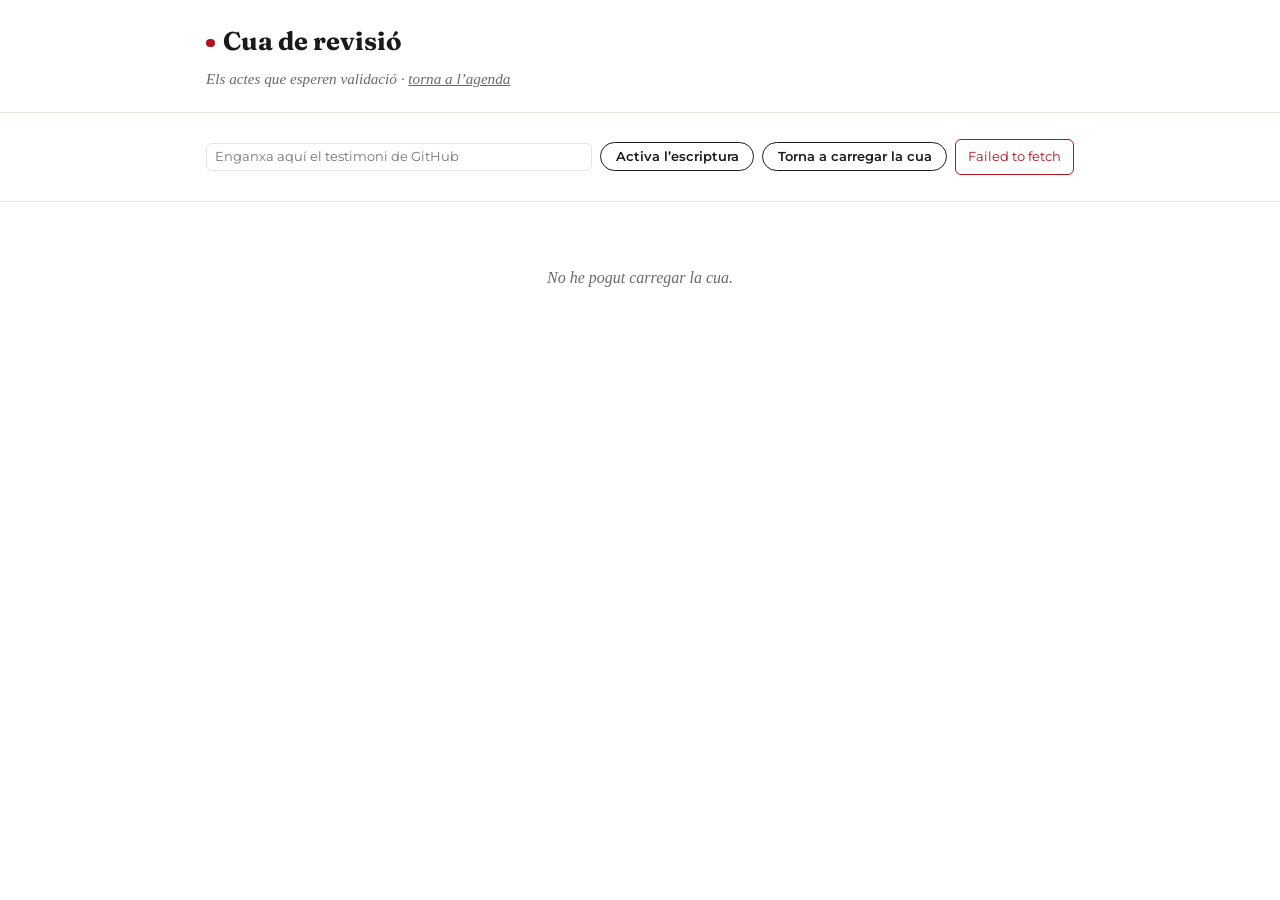
<file: curador.html>
<!DOCTYPE html>
<html lang="ca" data-tema="clar">
<head>
  <meta charset="UTF-8">
  <meta name="viewport" content="width=device-width, initial-scale=1.0">
  <!-- La CSP: només s'executen els scripts d'aquest mateix lloc (cap codi
       en línia, cap enllaç javascript:), i la pàgina només parla amb
       GitHub i Cloudinary. Ha d'anar abans de qualsevol script. -->
  <meta http-equiv="Content-Security-Policy" content="script-src 'self'; connect-src https://api.github.com https://api.cloudinary.com; object-src 'none'; base-uri 'none'; form-action 'none'">
  <title>Cua de revisió — Què fas?</title>
  <meta name="robots" content="noindex, nofollow">

  <!-- ============================================================
       CURADOR — la cua de revisió
       Segona pàgina estàtica del repositori. Mostra cada fila de
       pendents.json amb el cartell al costat del text, deixa
       corregir qualsevol camp, i valida amb dos botons: Publica i
       Rebutja.

       Excepció: nota_curador no és un camp editable. Si la fila en
       porta, surt a dalt com a avís groc — és el que un agent de
       darrere ha deixat dit sobre la fila, i el curador no el toca.

       Publica: posa estat = "publicat", afegeix la fila a
                events.json i, a pendents.json, la SUBSTITUEIX a la
                mateixa posició per la fila publicada (amb la
                nota_curador intacta). No la treu: la nota porta el
                tag [ADT66 id: …], i sense ell la sincronització
                tornaria a encuar l'oferta publicada. Canviat l'1
                d'octubre de 2026.
       Rebutja: NO treu la fila. Hi posa estat = "rebutjat" i la
                deixa on és. pendents.json és la memòria de rebuig
                del projecte: la fila rebutjada hi queda perquè una
                futura sincronització automàtica no la torni a
                oferir. La cua només pinta les files pendents.

       El testimoni de GitHub NO viu mai aquí dins. S'enganxa al
       camp de dalt, viu en una variable durant la sessió i mor en
       tancar la pestanya. Cap emmagatzematge, cap login.

       Sense testimoni, la pàgina és només de lectura.

       Aquesta pàgina porta el seu propi estil. El codi és a tres
       fitxers, que es carreguen en aquest ordre al final del cos:
       curador-cua.js (les peces que canvien l'estat de la cua),
       url-segura.js (quines adreces poden anar a un enllaç) i
       curador.js (tota la resta). Cap codi en línia: la CSP de dalt
       no el deixaria executar. Node prova la pàgina sencera
       (proves/curador-cua.test.js).
       ============================================================ -->

  <style>
  /* --------------------------------------------------------------------
     Tipografies pròpies, les mateixes del web públic.
  --------------------------------------------------------------------- */
  @font-face { font-family: 'Fraunces'; font-style: normal; font-weight: 700; font-display: swap; src: url('fonts/fraunces-700.woff2') format('woff2'); }
  @font-face { font-family: 'Montserrat'; font-style: normal; font-weight: 400; font-display: swap; src: url('fonts/montserrat-400.woff2') format('woff2'); }
  @font-face { font-family: 'Montserrat'; font-style: normal; font-weight: 600; font-display: swap; src: url('fonts/montserrat-600.woff2') format('woff2'); }

  /* --------------------------------------------------------------------
     Colors i tipus. Un sol tema (el clar): l'únic usuari n'és el curador.
  --------------------------------------------------------------------- */
  :root {
    --vermell: #b5121b;
    --or: #fcdd09;

    --fons: #ffffff;
    --fons-targeta: #ffffff;
    --tinta: #1a1a1a;
    --tinta-suau: #6f6862;
    --vora: #e7e4df;
    --accent: var(--vermell);
    --banderola-fons: #1a1a1a;
    --banderola-text: #ffffff;
    --placeholder-fons: #f5eccf;
    --placeholder-icona: #7a5f12;

    --tipo-titol: 'Fraunces', Georgia, 'Times New Roman', serif;
    --tipo-ui: 'Montserrat', system-ui, 'Segoe UI', Arial, sans-serif;
    --tipo-serif: Georgia, 'Times New Roman', serif;
  }

  * { box-sizing: border-box; }

  body {
    margin: 0;
    background: var(--fons);
    color: var(--tinta);
    font-family: var(--tipo-ui);
    line-height: 1.5;
  }

  .contingut { max-width: 900px; margin: 0 auto; padding: 0 1rem; }

  /* --------------------------------------------------------------------
     Capçalera i barra del testimoni.
  --------------------------------------------------------------------- */
  .capcalera {
    padding: 1.4rem 0 1.3rem;
    border-bottom: 1px solid var(--vora);
  }
  .capcalera h1 {
    margin: 0;
    font-family: var(--tipo-titol);
    font-weight: 700;
    font-size: 1.6rem;
  }
  .capcalera h1::before {
    content: "";
    display: inline-block;
    width: 0.55rem;
    height: 0.55rem;
    margin-right: 0.5rem;
    border-radius: 50%;
    background: var(--accent);
    vertical-align: 0.12em;
  }
  .capcalera .subtitol {
    margin: 0.45rem 0 0;
    font-family: var(--tipo-serif);
    font-style: italic;
    font-size: 0.95rem;
    color: var(--tinta-suau);
  }
  .capcalera .subtitol a { color: inherit; }

  .barra-testimoni {
    border-bottom: 1px solid var(--vora);
    padding: 0.85rem 0;
  }
  .barra-interior { display: flex; flex-wrap: wrap; gap: 0.5rem; align-items: center; }

  .camp-testimoni {
    font-family: var(--tipo-ui);
    font-size: 0.8rem;
    flex: 1 1 18rem;
    min-width: 0;
    padding: 0.35rem 0.5rem;
    border: 1.5px solid var(--vora);
    border-radius: 6px;
    background: var(--fons-targeta);
    color: var(--tinta);
  }

  /* --------------------------------------------------------------------
     Botons. Mateixa geometria que els del web públic.
  --------------------------------------------------------------------- */
  .boto {
    font-family: var(--tipo-ui);
    font-weight: 600;
    font-size: 0.8rem;
    padding: 0.35rem 0.9rem;
    border: 1.5px solid var(--tinta);
    border-radius: 999px;
    background: transparent;
    color: var(--tinta);
    cursor: pointer;
    line-height: 1.2;
  }
  .boto:hover { background: var(--vora); }
  .boto:disabled { opacity: 0.4; cursor: not-allowed; }
  .boto:disabled:hover { background: transparent; }

  .boto-publica { background: var(--tinta); color: var(--fons); }
  .boto-publica:hover { background: transparent; color: var(--tinta); }
  .boto-publica:disabled:hover { background: var(--tinta); color: var(--fons); }

  .boto-rebutja { border-color: var(--tinta-suau); color: var(--tinta-suau); }

  .boto:focus-visible,
  .camp-testimoni:focus-visible,
  .fitxa input:focus-visible,
  .fitxa select:focus-visible,
  .fitxa textarea:focus-visible { outline: 2px solid var(--accent); outline-offset: 2px; }

  /* --------------------------------------------------------------------
     Missatges d'estat: un de global, un per fitxa.
  --------------------------------------------------------------------- */
  .avis {
    font-family: var(--tipo-ui);
    font-size: 0.8rem;
    padding: 0.45rem 0.75rem;
    border-radius: 6px;
    border: 1px solid var(--vora);
    background: var(--fons-targeta);
    color: var(--tinta-suau);
  }
  .avis.error { border-color: var(--accent); color: var(--accent); }
  .avis.fet { border-color: var(--tinta); color: var(--tinta); }

  .missatge-estat {
    font-family: var(--tipo-serif);
    text-align: center;
    color: var(--tinta-suau);
    padding: 3rem 1rem;
    font-style: italic;
  }

  /* Etiqueta que només existeix per als lectors de pantalla. */
  .visualment-amagat {
    position: absolute;
    width: 1px;
    height: 1px;
    overflow: hidden;
    clip: rect(0 0 0 0);
    white-space: nowrap;
  }

  .recompte {
    font-family: var(--tipo-ui);
    font-weight: 600;
    font-size: 0.7rem;
    letter-spacing: 0.07em;
    text-transform: uppercase;
    color: var(--tinta-suau);
    margin: 1.5rem 0 0.7rem;
    padding-bottom: 0.3rem;
    border-bottom: 1px solid var(--vora);
  }

  /* --------------------------------------------------------------------
     La fitxa d'un esdeveniment pendent: cartell a l'esquerra, camps
     a la dreta. La decisió del curador és en bona part visual, així
     que el cartell hi surt gran.
  --------------------------------------------------------------------- */
  .fitxa {
    display: flex;
    align-items: flex-start;
    gap: 1rem;
    background: var(--fons-targeta);
    border: 1px solid var(--vora);
    border-radius: 10px;
    padding: 1rem;
    margin-bottom: 0.85rem;
  }
  .fitxa.ocupada { opacity: 0.5; }

  .cartell {
    position: relative;
    flex: 0 0 auto;
    width: 200px;
    height: 200px;
    border-radius: 8px;
    overflow: hidden;
    background: var(--placeholder-fons);
    box-shadow: 0 2px 7px rgba(0, 0, 0, 0.18);
  }
  .cartell a { display: block; width: 100%; height: 100%; cursor: zoom-in; }
  .cartell img { width: 100%; height: 100%; object-fit: cover; display: block; }
  .cartell.sense-cartell { display: flex; align-items: center; justify-content: center; }
  .cartell .icona { display: inline-flex; color: var(--placeholder-icona); }
  .cartell .icona svg { width: 56px; height: 56px; }

  .cos { flex: 1; min-width: 0; }

  .graella { display: grid; grid-template-columns: repeat(2, minmax(0, 1fr)); gap: 0.5rem; }
  .graella .ample { grid-column: 1 / -1; }

  .camp { display: flex; flex-direction: column; }
  /* L'entrada va dins de l'etiqueta, per no haver d'inventar cap id. */
  .camp label {
    display: flex;
    flex-direction: column;
    gap: 0.15rem;
    font-family: var(--tipo-ui);
    font-weight: 600;
    font-size: 0.62rem;
    letter-spacing: 0.07em;
    text-transform: uppercase;
    color: var(--tinta-suau);
  }
  .fitxa input,
  .fitxa select,
  .fitxa textarea {
    font-family: var(--tipo-ui);
    font-size: 0.82rem;
    width: 100%;
    padding: 0.3rem 0.45rem;
    border: 1.5px solid var(--vora);
    border-radius: 6px;
    background: var(--fons-targeta);
    color: var(--tinta);
    color-scheme: light;
    /* L'etiqueta que els conté va en versaletes: no ho han d'heretar. */
    text-transform: none;
    letter-spacing: normal;
    font-weight: 400;
  }
  .fitxa textarea { resize: vertical; min-height: 4.5rem; line-height: 1.45; }
  .fitxa input:disabled,
  .fitxa select:disabled,
  .fitxa textarea:disabled { background: var(--vora); color: var(--tinta-suau); }

  /* El títol és el camp que més sovint cal tocar: se li dóna pes. */
  .camp-titol input { font-family: var(--tipo-titol); font-weight: 700; font-size: 1rem; }

  /* --------------------------------------------------------------------
     L'avís de nota_curador. No és un camp: és el que un agent de darrere
     ha deixat dit sobre aquesta fila. Va en groc i amb franja a
     l'esquerra perquè no es pugui confondre mai amb una casella
     editable, que aquí totes són blanques i amb vora grisa.
  --------------------------------------------------------------------- */
  .nota-curador {
    margin: 0 0 0.7rem;
    padding: 0.45rem 0.7rem;
    border: 1px solid #e0c94a;
    border-left: 5px solid var(--or);
    border-radius: 6px;
    background: var(--placeholder-fons);
    color: var(--tinta);
    font-family: var(--tipo-ui);
    font-size: 0.8rem;
    line-height: 1.4;
  }
  .nota-curador .etiqueta {
    display: block;
    font-weight: 600;
    font-size: 0.62rem;
    letter-spacing: 0.07em;
    text-transform: uppercase;
    color: var(--placeholder-icona);
    margin-bottom: 0.15rem;
  }
  /* La nota pot portar salts de línia: s'han de veure tal com són. */
  .nota-curador .text { white-space: pre-wrap; }

  .identificador {
    font-family: var(--tipo-serif);
    font-style: italic;
    font-size: 0.75rem;
    color: var(--tinta-suau);
    margin: 0.5rem 0 0;
    word-break: break-all;
  }

  .accions {
    display: flex;
    flex-wrap: wrap;
    gap: 0.5rem;
    align-items: center;
    margin-top: 0.7rem;
    padding-top: 0.7rem;
    border-top: 1px solid var(--vora);
  }

  /* En pantalla estreta el cartell passa a dalt i els camps a una columna. */
  @media (max-width: 700px) {
    .fitxa { flex-direction: column; }
    .cartell { width: 100%; height: 220px; }
    .graella { grid-template-columns: minmax(0, 1fr); }
  }
  </style>
</head>
<body>

  <header class="capcalera">
    <div class="contingut">
      <h1>Cua de revisió</h1>
      <p class="subtitol">
        Els actes que esperen validació · <a href="index.html">torna a l’agenda</a>
      </p>
    </div>
  </header>

  <section class="barra-testimoni" aria-label="Testimoni de GitHub">
    <div class="contingut barra-interior">
      <label class="visualment-amagat" for="camp-testimoni">Testimoni de GitHub</label>
      <input type="password" id="camp-testimoni" class="camp-testimoni"
             placeholder="Enganxa aquí el testimoni de GitHub" autocomplete="off" spellcheck="false">
      <button type="button" id="boto-testimoni" class="boto">Activa l’escriptura</button>
      <button type="button" id="boto-recarrega" class="boto">Torna a carregar la cua</button>
      <p id="avis-global" class="avis">Només lectura: sense testimoni no es pot publicar ni rebutjar res.</p>
    </div>
  </section>

  <main class="contingut">
    <p id="recompte" class="recompte" hidden></p>
    <p id="missatge-estat" class="missatge-estat">Carregant la cua…</p>
    <div id="llista-pendents"></div>
  </main>

<script src="curador-cua.js"></script>
<script src="url-segura.js"></script>
<script src="curador.js"></script>
</body>
</html>
</file>
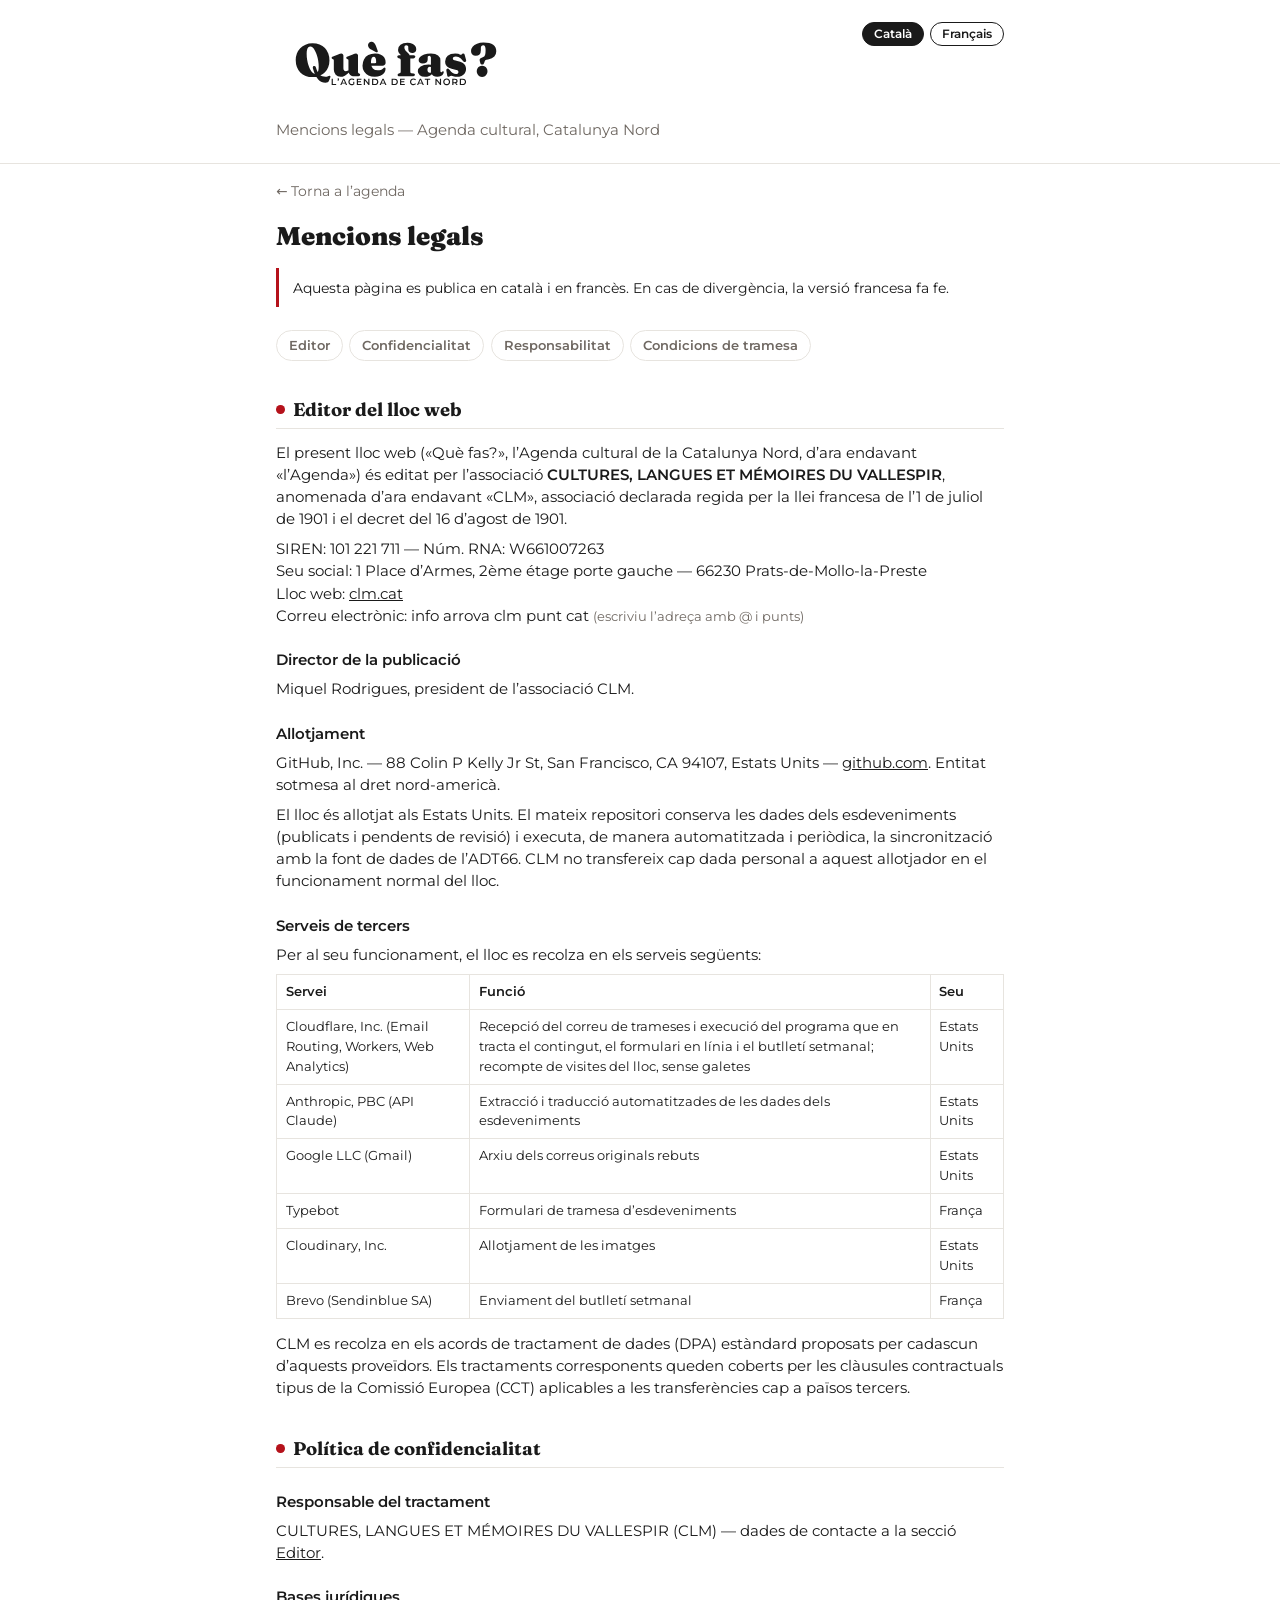
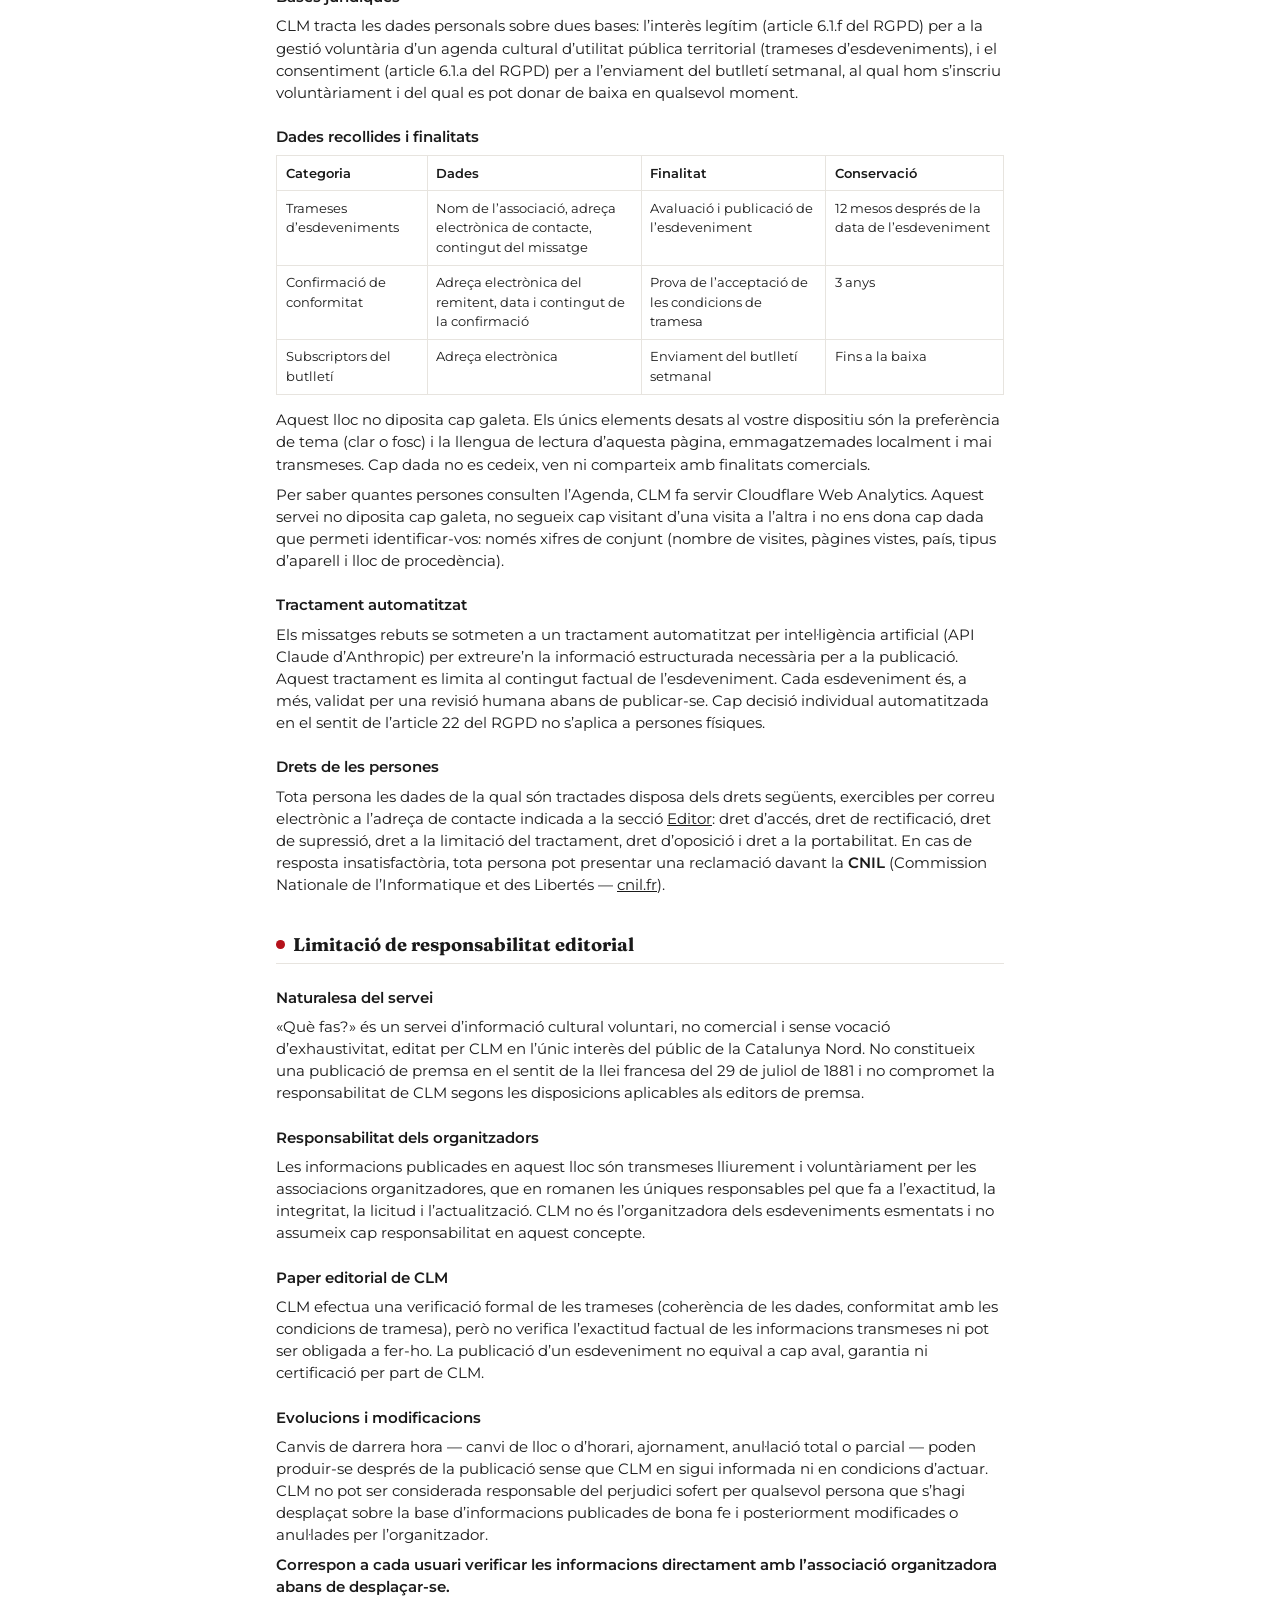
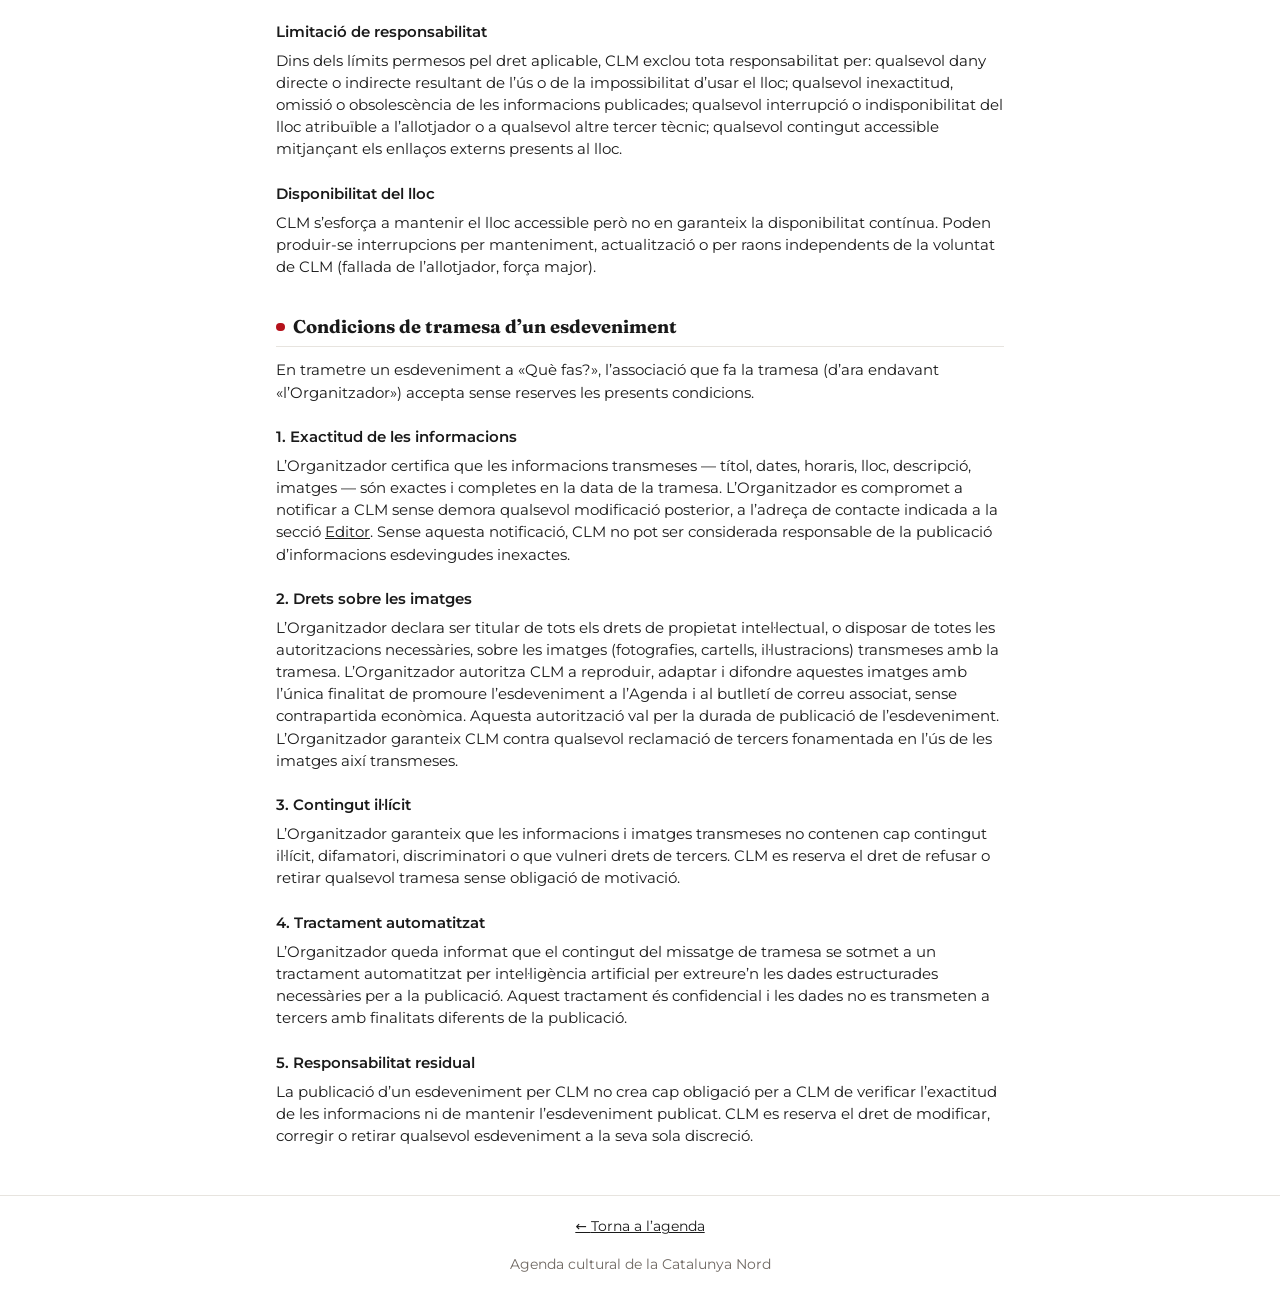
<file: mencions-legals.html>
<!DOCTYPE html>
<html lang="ca">
<head>
  <meta charset="UTF-8">
  <meta name="viewport" content="width=device-width, initial-scale=1.0">
  <title>Mentions légales — Què fas? · Catalunya Nord</title>
  <meta name="description" content="Mentions légales, politique de confidentialité, limitation de responsabilité et conditions de soumission de l’agenda culturel Què fas? — Catalogne Nord. Mencions legals de l’agenda cultural Què fas?">
  <meta name="robots" content="noindex">

  <!-- Aplica el tema desat i la llengua de lectura ABANS de pintar.
       Llengua: 'ca' per defecte (català primer, com a tot el lloc); 'fr' si
       l'usuari l'ha triat abans. La versió francesa fa fe igualment (vegeu
       la nota de la pàgina). Sense JavaScript no s'aplica cap atribut i la
       pàgina es mostra en les dues llengües alhora. -->
  <script>
    (function () {
      var tema = 'clar';
      try {
        var desat = localStorage.getItem('tema');
        if (desat === 'fosc' || desat === 'clar') {
          tema = desat;
        } else if (window.matchMedia && window.matchMedia('(prefers-color-scheme: dark)').matches) {
          tema = 'fosc';
        }
      } catch (e) { /* sense localStorage: es queda en tema clar */ }
      document.documentElement.setAttribute('data-tema', tema);

      var llengua = 'ca';
      try {
        var desada = localStorage.getItem('llengua-legal');
        if (desada === 'ca' || desada === 'fr') { llengua = desada; }
      } catch (e) { /* sense localStorage: es queda en català */ }
      document.documentElement.setAttribute('data-llengua', llengua);
      document.documentElement.lang = llengua;
    })();
  </script>

  <link rel="stylesheet" href="style.css">
</head>
<body>

  <header class="capcalera">
    <div class="contingut">
      <!-- El logotip enllaça de tornada a l'agenda. -->
      <p class="logo-enllac">
        <a href="index.html">
          <img class="logo-quefas logo-clar" src="img/logo/que-fas_clar.svg" alt="Què fas? — l’Agenda de Cat Nord">
          <img class="logo-quefas logo-fosc" src="img/logo/que-fas_fosc.svg" alt="Què fas? — l’Agenda de Cat Nord">
        </a>
      </p>
      <p class="subtitol subtitol-legal">
        <span class="t-ca">Mencions legals — Agenda cultural, Catalunya Nord</span><span class="t-sep"> · </span><span class="t-fr" lang="fr">Mentions légales — Agenda culturel, Catalogne Nord</span>
      </p>
      <!-- Selector de llengua de lectura (només en aquesta pàgina). -->
      <div class="selector-llengua" role="group" aria-label="Llengua de la pàgina · Langue de la page">
        <button id="boto-llengua-ca" class="boto-llengua" type="button" aria-pressed="false">Català</button>
        <button id="boto-llengua-fr" class="boto-llengua" type="button" aria-pressed="false">Français</button>
      </div>
    </div>
  </header>

  <main class="contingut pagina-legal">

    <p class="torna"><a href="index.html">← <span class="t-ca">Torna a l’agenda</span><span class="t-sep"> · </span><span class="t-fr" lang="fr">Retour à l’agenda</span></a></p>

    <h1 class="titol-legal">
      <span class="t-ca">Mencions legals</span>
      <span class="t-fr" lang="fr">Mentions légales</span>
    </h1>

    <p class="nota-fe">
      <span class="legal-ca-inline t-ca">Aquesta pàgina es publica en català i en francès. En cas de divergència, la versió francesa fa fe.</span>
      <span class="legal-fr-inline t-fr" lang="fr">Cette page est publiée en catalan et en français. En cas de divergence, la version française fait foi.</span>
    </p>

    <nav class="sumari" aria-label="Sumari · Sommaire">
      <a href="#editor"><span class="t-ca">Editor</span><span class="fr t-sep" lang="fr"> · </span><span class="fr t-fr" lang="fr">Éditeur</span></a>
      <a href="#confidencialitat"><span class="t-ca">Confidencialitat</span><span class="fr t-sep" lang="fr"> · </span><span class="fr t-fr" lang="fr">Confidentialité</span></a>
      <a href="#responsabilitat"><span class="t-ca">Responsabilitat</span><span class="fr t-sep" lang="fr"> · </span><span class="fr t-fr" lang="fr">Responsabilité</span></a>
      <a href="#condicions"><span class="t-ca">Condicions de tramesa</span><span class="fr t-sep" lang="fr"> · </span><span class="fr t-fr" lang="fr">Conditions de soumission</span></a>
    </nav>

    <!-- ================================================================
         1. EDITOR / ÉDITEUR
    ================================================================= -->
    <h2 id="editor" class="titol-seccio"><span class="t-ca">Editor del lloc web</span><span class="fr t-sep" lang="fr"> · </span><span class="fr t-fr" lang="fr">Éditeur du site</span></h2>

    <p class="legal-ca">El present lloc web («Què fas?», l’Agenda cultural de la Catalunya Nord, d’ara endavant «l’Agenda») és editat per l’associació <strong>CULTURES, LANGUES ET MÉMOIRES DU VALLESPIR</strong>, anomenada d’ara endavant «CLM», associació declarada regida per la llei francesa de l’1 de juliol de 1901 i el decret del 16 d’agost de 1901.</p>
    <p class="legal-ca">SIREN: 101 221 711 — Núm. RNA: W661007263<br>
    Seu social: 1 Place d’Armes, 2ème étage porte gauche — 66230 Prats-de-Mollo-la-Preste<br>
    Lloc web: <a href="https://clm.cat" rel="noopener">clm.cat</a><br>
    Correu electrònic: info arrova clm punt cat <span class="pista-correu">(escriviu l’adreça amb @ i punts)</span></p>

    <p class="legal-fr" lang="fr">Le présent site (« Què fas ? », Agenda culturel de la Catalogne Nord, dénommé ci-après « l’Agenda ») est édité par l’association <strong>CULTURES, LANGUES ET MÉMOIRES DU VALLESPIR</strong>, dénommée ci-après « CLM ». Association déclarée régie par la loi du 1er juillet 1901 et le décret du 16 août 1901.</p>
    <p class="legal-fr" lang="fr">SIREN : 101 221 711 — N° RNA : W661007263<br>
    Siège social : 1 Place d’Armes, 2ème étage porte gauche — 66230 Prats-de-Mollo-la-Preste<br>
    Site web : <a href="https://clm.cat" rel="noopener">clm.cat</a><br>
    Courriel : info arobase clm point cat <span class="pista-correu">(écrivez l’adresse avec @ et des points)</span></p>

    <h3><span class="t-ca">Director de la publicació</span><span class="fr t-sep" lang="fr"> · </span><span class="fr t-fr" lang="fr">Directeur de la publication</span></h3>
    <p class="legal-ca">Miquel Rodrigues, president de l’associació CLM.</p>
    <p class="legal-fr" lang="fr">Miquel Rodrigues, Président de l’association CLM.</p>

    <h3><span class="t-ca">Allotjament</span><span class="fr t-sep" lang="fr"> · </span><span class="fr t-fr" lang="fr">Hébergement</span></h3>
    <p class="legal-ca">GitHub, Inc. — 88 Colin P Kelly Jr St, San Francisco, CA 94107, Estats Units — <a href="https://github.com" rel="noopener">github.com</a>. Entitat sotmesa al dret nord-americà.</p>
    <p class="legal-ca">El lloc és allotjat als Estats Units. El mateix repositori conserva les dades dels esdeveniments (publicats i pendents de revisió) i executa, de manera automatitzada i periòdica, la sincronització amb la font de dades de l’ADT66. CLM no transfereix cap dada personal a aquest allotjador en el funcionament normal del lloc.</p>
    <p class="legal-fr" lang="fr">GitHub, Inc. — 88 Colin P Kelly Jr St, San Francisco, CA 94107, États-Unis — <a href="https://github.com" rel="noopener">github.com</a>. Entité soumise au droit américain.</p>
    <p class="legal-fr" lang="fr">Le site étant hébergé aux États-Unis, les données qu’il publie transitent par une infrastructure extra-européenne. Ce même dépôt conserve les données des événements (publiés et en attente de révision) et exécute, de façon automatisée et périodique, la synchronisation avec la source de données de l’ADT66. CLM n’opère aucun transfert de données personnelles vers cet hébergeur dans le cadre du fonctionnement normal du site.</p>

    <h3><span class="t-ca">Serveis de tercers</span><span class="fr t-sep" lang="fr"> · </span><span class="fr t-fr" lang="fr">Services tiers utilisés</span></h3>
    <p class="legal-ca">Per al seu funcionament, el lloc es recolza en els serveis següents:</p>
    <p class="legal-fr" lang="fr">Dans le cadre de son fonctionnement, le site mobilise les services suivants :</p>

    <div class="taula-scroll">
      <table class="taula-legal">
        <thead>
          <tr>
            <th><span class="t-ca">Servei</span><span class="fr t-sep" lang="fr"> · </span><span class="fr t-fr" lang="fr">Service</span></th>
            <th><span class="t-ca">Funció</span><span class="fr t-sep" lang="fr"> · </span><span class="fr t-fr" lang="fr">Rôle</span></th>
            <th><span class="t-ca">Seu</span><span class="fr t-sep" lang="fr"> · </span><span class="fr t-fr" lang="fr">Siège</span></th>
          </tr>
        </thead>
        <tbody>
          <tr>
            <td>Cloudflare, Inc. (Email Routing, Workers, Web Analytics)</td>
            <td><span class="t-ca">Recepció del correu de trameses i execució del programa que en tracta el contingut, el formulari en línia i el butlletí setmanal; recompte de visites del lloc, sense galetes</span><span class="fr t-sep" lang="fr"> · </span><span class="fr t-fr" lang="fr">Réception du courriel de soumission et exécution du programme qui en traite le contenu, le formulaire en ligne et le digest hebdomadaire ; mesure d’audience du site, sans cookie</span></td>
            <td><span class="t-ca">Estats Units</span><span class="fr t-sep" lang="fr"> · </span><span class="fr t-fr" lang="fr">États-Unis</span></td>
          </tr>
          <tr>
            <td>Anthropic, PBC (API Claude)</td>
            <td><span class="t-ca">Extracció i traducció automatitzades de les dades dels esdeveniments</span><span class="fr t-sep" lang="fr"> · </span><span class="fr t-fr" lang="fr">Extraction et traduction automatisées des données d’événements</span></td>
            <td><span class="t-ca">Estats Units</span><span class="fr t-sep" lang="fr"> · </span><span class="fr t-fr" lang="fr">États-Unis</span></td>
          </tr>
          <tr>
            <td>Google LLC (Gmail)</td>
            <td><span class="t-ca">Arxiu dels correus originals rebuts</span><span class="fr t-sep" lang="fr"> · </span><span class="fr t-fr" lang="fr">Archivage des courriels originaux reçus</span></td>
            <td><span class="t-ca">Estats Units</span><span class="fr t-sep" lang="fr"> · </span><span class="fr t-fr" lang="fr">États-Unis</span></td>
          </tr>
          <tr>
            <td>Typebot</td>
            <td><span class="t-ca">Formulari de tramesa d’esdeveniments</span><span class="fr t-sep" lang="fr"> · </span><span class="fr t-fr" lang="fr">Formulaire de soumission d’événements</span></td>
            <td><span class="t-ca">França</span><span class="fr t-sep" lang="fr"> · </span><span class="fr t-fr" lang="fr">France</span></td>
          </tr>
          <tr>
            <td>Cloudinary, Inc.</td>
            <td><span class="t-ca">Allotjament de les imatges</span><span class="fr t-sep" lang="fr"> · </span><span class="fr t-fr" lang="fr">Hébergement des visuels</span></td>
            <td><span class="t-ca">Estats Units</span><span class="fr t-sep" lang="fr"> · </span><span class="fr t-fr" lang="fr">États-Unis</span></td>
          </tr>
          <tr>
            <td>Brevo (Sendinblue SA)</td>
            <td><span class="t-ca">Enviament del butlletí setmanal</span><span class="fr t-sep" lang="fr"> · </span><span class="fr t-fr" lang="fr">Envoi du digest hebdomadaire</span></td>
            <td><span class="t-ca">França</span><span class="fr t-sep" lang="fr"> · </span><span class="fr t-fr" lang="fr">France</span></td>
          </tr>
        </tbody>
      </table>
    </div>

    <p class="legal-ca">CLM es recolza en els acords de tractament de dades (DPA) estàndard proposats per cadascun d’aquests proveïdors. Els tractaments corresponents queden coberts per les clàusules contractuals tipus de la Comissió Europea (CCT) aplicables a les transferències cap a països tercers.</p>
    <p class="legal-fr" lang="fr">CLM s’appuie sur les accords de traitement des données (DPA) standard proposés par chacun de ces prestataires. Ces traitements sont couverts par les clauses contractuelles types de la Commission européenne (CCT) applicables aux transferts vers des pays tiers.</p>

    <!-- ================================================================
         2. CONFIDENCIALITAT / CONFIDENTIALITÉ
    ================================================================= -->
    <h2 id="confidencialitat" class="titol-seccio"><span class="t-ca">Política de confidencialitat</span><span class="fr t-sep" lang="fr"> · </span><span class="fr t-fr" lang="fr">Politique de confidentialité</span></h2>

    <h3><span class="t-ca">Responsable del tractament</span><span class="fr t-sep" lang="fr"> · </span><span class="fr t-fr" lang="fr">Responsable du traitement</span></h3>
    <p class="legal-ca">CULTURES, LANGUES ET MÉMOIRES DU VALLESPIR (CLM) — dades de contacte a la secció <a href="#editor">Editor</a>.</p>
    <p class="legal-fr" lang="fr">CULTURES, LANGUES ET MÉMOIRES DU VALLESPIR (CLM) — coordonnées à la section <a href="#editor">Éditeur</a>.</p>

    <h3><span class="t-ca">Bases jurídiques</span><span class="fr t-sep" lang="fr"> · </span><span class="fr t-fr" lang="fr">Bases légales des traitements</span></h3>
    <p class="legal-ca">CLM tracta les dades personals sobre dues bases: l’interès legítim (article 6.1.f del RGPD) per a la gestió voluntària d’un agenda cultural d’utilitat pública territorial (trameses d’esdeveniments), i el consentiment (article 6.1.a del RGPD) per a l’enviament del butlletí setmanal, al qual hom s’inscriu voluntàriament i del qual es pot donar de baixa en qualsevol moment.</p>
    <p class="legal-fr" lang="fr">CLM traite les données personnelles sur deux bases : l’intérêt légitime (article 6.1.f du RGPD) pour la gestion bénévole d’un agenda culturel d’utilité publique territoriale (soumissions d’événements), et le consentement (article 6.1.a du RGPD) pour l’envoi du digest hebdomadaire, auquel on s’inscrit volontairement et dont on peut se désinscrire à tout moment.</p>

    <h3><span class="t-ca">Dades recollides i finalitats</span><span class="fr t-sep" lang="fr"> · </span><span class="fr t-fr" lang="fr">Données collectées et finalités</span></h3>
    <div class="taula-scroll">
      <table class="taula-legal">
        <thead>
          <tr>
            <th><span class="t-ca">Categoria</span><span class="fr t-sep" lang="fr"> · </span><span class="fr t-fr" lang="fr">Catégorie</span></th>
            <th><span class="t-ca">Dades</span><span class="fr t-sep" lang="fr"> · </span><span class="fr t-fr" lang="fr">Données</span></th>
            <th><span class="t-ca">Finalitat</span><span class="fr t-sep" lang="fr"> · </span><span class="fr t-fr" lang="fr">Finalité</span></th>
            <th><span class="t-ca">Conservació</span><span class="fr t-sep" lang="fr"> · </span><span class="fr t-fr" lang="fr">Conservation</span></th>
          </tr>
        </thead>
        <tbody>
          <tr>
            <td><span class="t-ca">Trameses d’esdeveniments</span><span class="fr t-sep" lang="fr"> · </span><span class="fr t-fr" lang="fr">Soumissions d’événements</span></td>
            <td><span class="t-ca">Nom de l’associació, adreça electrònica de contacte, contingut del missatge</span><span class="fr t-sep" lang="fr"> · </span><span class="fr t-fr" lang="fr">Nom de l’association, adresse électronique de contact, contenu du message</span></td>
            <td><span class="t-ca">Avaluació i publicació de l’esdeveniment</span><span class="fr t-sep" lang="fr"> · </span><span class="fr t-fr" lang="fr">Évaluation et publication de l’événement</span></td>
            <td><span class="t-ca">12 mesos després de la data de l’esdeveniment</span><span class="fr t-sep" lang="fr"> · </span><span class="fr t-fr" lang="fr">12 mois après la date de l’événement</span></td>
          </tr>
          <tr>
            <td><span class="t-ca">Confirmació de conformitat</span><span class="fr t-sep" lang="fr"> · </span><span class="fr t-fr" lang="fr">Confirmation de conformité</span></td>
            <td><span class="t-ca">Adreça electrònica del remitent, data i contingut de la confirmació</span><span class="fr t-sep" lang="fr"> · </span><span class="fr t-fr" lang="fr">Adresse électronique de l’expéditeur, date et contenu de l’accusé de réception</span></td>
            <td><span class="t-ca">Prova de l’acceptació de les condicions de tramesa</span><span class="fr t-sep" lang="fr"> · </span><span class="fr t-fr" lang="fr">Preuve du consentement aux conditions de soumission</span></td>
            <td><span class="t-ca">3 anys</span><span class="fr t-sep" lang="fr"> · </span><span class="fr t-fr" lang="fr">3 ans</span></td>
          </tr>
          <tr>
            <td><span class="t-ca">Subscriptors del butlletí</span><span class="fr t-sep" lang="fr"> · </span><span class="fr t-fr" lang="fr">Abonnés digest</span></td>
            <td><span class="t-ca">Adreça electrònica</span><span class="fr t-sep" lang="fr"> · </span><span class="fr t-fr" lang="fr">Adresse électronique</span></td>
            <td><span class="t-ca">Enviament del butlletí setmanal</span><span class="fr t-sep" lang="fr"> · </span><span class="fr t-fr" lang="fr">Envoi du digest hebdomadaire</span></td>
            <td><span class="t-ca">Fins a la baixa</span><span class="fr t-sep" lang="fr"> · </span><span class="fr t-fr" lang="fr">Jusqu’à désinscription</span></td>
          </tr>
        </tbody>
      </table>
    </div>

    <p class="legal-ca">Aquest lloc no diposita cap galeta. Els únics elements desats al vostre dispositiu són la preferència de tema (clar o fosc) i la llengua de lectura d’aquesta pàgina, emmagatzemades localment i mai transmeses. Cap dada no es cedeix, ven ni comparteix amb finalitats comercials.</p>
    <p class="legal-ca">Per saber quantes persones consulten l’Agenda, CLM fa servir Cloudflare Web Analytics. Aquest servei no diposita cap galeta, no segueix cap visitant d’una visita a l’altra i no ens dona cap dada que permeti identificar-vos: només xifres de conjunt (nombre de visites, pàgines vistes, país, tipus d’aparell i lloc de procedència).</p>
    <p class="legal-fr" lang="fr">Ce site ne dépose aucun cookie. Les seuls éléments enregistrés sur votre appareil sont votre préférence d’affichage (thème clair ou sombre) et la langue de lecture de cette page, stockées localement et jamais transmises. Aucune donnée n’est cédée, vendue ou partagée à des fins commerciales.</p>
    <p class="legal-fr" lang="fr">Pour savoir combien de personnes consultent l’Agenda, CLM utilise Cloudflare Web Analytics. Ce service ne dépose aucun cookie, ne suit aucun visiteur d’une visite à l’autre et ne nous transmet aucune donnée permettant de vous identifier : seulement des chiffres globaux (nombre de visites, pages vues, pays, type d’appareil et site de provenance).</p>

    <h3><span class="t-ca">Tractament automatitzat</span><span class="fr t-sep" lang="fr"> · </span><span class="fr t-fr" lang="fr">Traitement automatisé</span></h3>
    <p class="legal-ca">Els missatges rebuts se sotmeten a un tractament automatitzat per intel·ligència artificial (API Claude d’Anthropic) per extreure’n la informació estructurada necessària per a la publicació. Aquest tractament es limita al contingut factual de l’esdeveniment. Cada esdeveniment és, a més, validat per una revisió humana abans de publicar-se. Cap decisió individual automatitzada en el sentit de l’article 22 del RGPD no s’aplica a persones físiques.</p>
    <p class="legal-fr" lang="fr">Les messages reçus sont soumis à un traitement automatisé par intelligence artificielle (API Claude d’Anthropic) afin d’extraire les informations structurées nécessaires à la publication. Ce traitement porte exclusivement sur le contenu factuel de l’événement. Chaque événement est en outre validé par une révision humaine avant publication. Aucune décision individuelle automatisée au sens de l’article 22 du RGPD n’est appliquée aux personnes physiques.</p>

    <h3><span class="t-ca">Drets de les persones</span><span class="fr t-sep" lang="fr"> · </span><span class="fr t-fr" lang="fr">Droits des personnes</span></h3>
    <p class="legal-ca">Tota persona les dades de la qual són tractades disposa dels drets següents, exercibles per correu electrònic a l’adreça de contacte indicada a la secció <a href="#editor">Editor</a>: dret d’accés, dret de rectificació, dret de supressió, dret a la limitació del tractament, dret d’oposició i dret a la portabilitat. En cas de resposta insatisfactòria, tota persona pot presentar una reclamació davant la <strong>CNIL</strong> (Commission Nationale de l’Informatique et des Libertés — <a href="https://cnil.fr" rel="noopener">cnil.fr</a>).</p>
    <p class="legal-fr" lang="fr">Toute personne dont les données sont traitées dispose des droits suivants, exerçables par courriel à l’adresse de contact indiquée à la section <a href="#editor">Éditeur</a> : droit d’accès · droit de rectification · droit à l’effacement · droit à la limitation du traitement · droit d’opposition · droit à la portabilité. En cas de réponse insatisfaisante, toute personne peut introduire une réclamation auprès de la <strong>CNIL</strong> (Commission Nationale de l’Informatique et des Libertés — <a href="https://cnil.fr" rel="noopener">cnil.fr</a>).</p>

    <!-- ================================================================
         3. RESPONSABILITAT / RESPONSABILITÉ
    ================================================================= -->
    <h2 id="responsabilitat" class="titol-seccio"><span class="t-ca">Limitació de responsabilitat editorial</span><span class="fr t-sep" lang="fr"> · </span><span class="fr t-fr" lang="fr">Limitation de responsabilité éditoriale</span></h2>

    <h3><span class="t-ca">Naturalesa del servei</span><span class="fr t-sep" lang="fr"> · </span><span class="fr t-fr" lang="fr">Nature du service</span></h3>
    <p class="legal-ca">«Què fas?» és un servei d’informació cultural voluntari, no comercial i sense vocació d’exhaustivitat, editat per CLM en l’únic interès del públic de la Catalunya Nord. No constitueix una publicació de premsa en el sentit de la llei francesa del 29 de juliol de 1881 i no compromet la responsabilitat de CLM segons les disposicions aplicables als editors de premsa.</p>
    <p class="legal-fr" lang="fr">« Què fas ? » est un service d’information culturelle bénévole, non commercial et sans vocation exhaustive, édité par CLM dans le seul intérêt du public de la Catalogne Nord. Il ne constitue pas une publication de presse au sens de la loi du 29 juillet 1881 et n’engage pas la responsabilité de CLM au titre des dispositions applicables aux éditeurs de presse.</p>

    <h3><span class="t-ca">Responsabilitat dels organitzadors</span><span class="fr t-sep" lang="fr"> · </span><span class="fr t-fr" lang="fr">Responsabilité des organisateurs</span></h3>
    <p class="legal-ca">Les informacions publicades en aquest lloc són transmeses lliurement i voluntàriament per les associacions organitzadores, que en romanen les úniques responsables pel que fa a l’exactitud, la integritat, la licitud i l’actualització. CLM no és l’organitzadora dels esdeveniments esmentats i no assumeix cap responsabilitat en aquest concepte.</p>
    <p class="legal-fr" lang="fr">Les informations publiées sur ce site sont transmises librement et volontairement par les associations organisatrices, qui en demeurent les seules et uniques responsables quant à leur exactitude, leur complétude, leur licéité et leur mise à jour. CLM n’est pas l’organisateur des événements mentionnés et n’assume aucune responsabilité à ce titre.</p>

    <h3><span class="t-ca">Paper editorial de CLM</span><span class="fr t-sep" lang="fr"> · </span><span class="fr t-fr" lang="fr">Rôle éditorial de CLM</span></h3>
    <p class="legal-ca">CLM efectua una verificació formal de les trameses (coherència de les dades, conformitat amb les condicions de tramesa), però no verifica l’exactitud factual de les informacions transmeses ni pot ser obligada a fer-ho. La publicació d’un esdeveniment no equival a cap aval, garantia ni certificació per part de CLM.</p>
    <p class="legal-fr" lang="fr">CLM procède à une vérification formelle des soumissions (cohérence des données, conformité aux conditions de soumission) mais ne vérifie pas l’exactitude factuelle des informations transmises et ne saurait être tenue d’effectuer une telle vérification. La publication d’un événement ne vaut ni approbation, ni garantie, ni certification de la part de CLM.</p>

    <h3><span class="t-ca">Evolucions i modificacions</span><span class="fr t-sep" lang="fr"> · </span><span class="fr t-fr" lang="fr">Évolutions et modifications</span></h3>
    <p class="legal-ca">Canvis de darrera hora — canvi de lloc o d’horari, ajornament, anul·lació total o parcial — poden produir-se després de la publicació sense que CLM en sigui informada ni en condicions d’actuar. CLM no pot ser considerada responsable del perjudici sofert per qualsevol persona que s’hagi desplaçat sobre la base d’informacions publicades de bona fe i posteriorment modificades o anul·lades per l’organitzador.</p>
    <p class="legal-ca legal-avis"><strong>Correspon a cada usuari verificar les informacions directament amb l’associació organitzadora abans de desplaçar-se.</strong></p>
    <p class="legal-fr" lang="fr">Des modifications de dernière minute — changement de lieu, d’horaire, report, annulation totale ou partielle — peuvent survenir après la publication et sans que CLM en soit informée ou en mesure d’agir. CLM ne peut être tenue responsable du préjudice subi par toute personne qui se serait déplacée sur la base d’informations publiées de bonne foi et ultérieurement modifiées ou annulées par l’organisateur.</p>
    <p class="legal-fr legal-avis" lang="fr"><strong>Il incombe à chaque utilisateur de vérifier les informations directement auprès de l’association organisatrice avant tout déplacement.</strong></p>

    <h3><span class="t-ca">Limitació de responsabilitat</span><span class="fr t-sep" lang="fr"> · </span><span class="fr t-fr" lang="fr">Limitation de responsabilité</span></h3>
    <p class="legal-ca">Dins dels límits permesos pel dret aplicable, CLM exclou tota responsabilitat per: qualsevol dany directe o indirecte resultant de l’ús o de la impossibilitat d’usar el lloc; qualsevol inexactitud, omissió o obsolescència de les informacions publicades; qualsevol interrupció o indisponibilitat del lloc atribuïble a l’allotjador o a qualsevol altre tercer tècnic; qualsevol contingut accessible mitjançant els enllaços externs presents al lloc.</p>
    <p class="legal-fr" lang="fr">Dans les limites permises par le droit applicable, CLM exclut toute responsabilité pour : tout dommage direct ou indirect résultant de l’utilisation ou de l’impossibilité d’utiliser le site ; toute inexactitude, omission ou obsolescence des informations publiées ; toute interruption ou indisponibilité du site liée à l’hébergeur ou à tout autre tiers technique ; tout contenu accessible via les liens externes présents sur le site.</p>

    <h3><span class="t-ca">Disponibilitat del lloc</span><span class="fr t-sep" lang="fr"> · </span><span class="fr t-fr" lang="fr">Disponibilité du site</span></h3>
    <p class="legal-ca">CLM s’esforça a mantenir el lloc accessible però no en garanteix la disponibilitat contínua. Poden produir-se interrupcions per manteniment, actualització o per raons independents de la voluntat de CLM (fallada de l’allotjador, força major).</p>
    <p class="legal-fr" lang="fr">CLM s’efforce de maintenir le site accessible mais ne garantit pas une disponibilité continue. Des interruptions peuvent survenir pour maintenance, mise à jour ou pour des raisons indépendantes de la volonté de CLM (défaillance de l’hébergeur, force majeure).</p>

    <!-- ================================================================
         4. CONDICIONS DE TRAMESA / CONDITIONS DE SOUMISSION
    ================================================================= -->
    <h2 id="condicions" class="titol-seccio"><span class="t-ca">Condicions de tramesa d’un esdeveniment</span><span class="fr t-sep" lang="fr"> · </span><span class="fr t-fr" lang="fr">Conditions de soumission d’un événement</span></h2>

    <p class="legal-ca">En trametre un esdeveniment a «Què fas?», l’associació que fa la tramesa (d’ara endavant «l’Organitzador») accepta sense reserves les presents condicions.</p>
    <p class="legal-fr" lang="fr">En soumettant un événement à « Què fas ? », l’association soumettante (ci-après « l’Organisateur ») accepte sans réserve les présentes conditions.</p>

    <h3><span class="t-ca">1. Exactitud de les informacions</span><span class="fr t-sep" lang="fr"> · </span><span class="fr t-fr" lang="fr">1. Exactitude des informations</span></h3>
    <p class="legal-ca">L’Organitzador certifica que les informacions transmeses — títol, dates, horaris, lloc, descripció, imatges — són exactes i completes en la data de la tramesa. L’Organitzador es compromet a notificar a CLM sense demora qualsevol modificació posterior, a l’adreça de contacte indicada a la secció <a href="#editor">Editor</a>. Sense aquesta notificació, CLM no pot ser considerada responsable de la publicació d’informacions esdevingudes inexactes.</p>
    <p class="legal-fr" lang="fr">L’Organisateur certifie que les informations transmises — titre, dates, horaires, lieu, description, visuels — sont exactes et complètes à la date de soumission. L’Organisateur s’engage à notifier CLM sans délai de toute modification ultérieure, à l’adresse de contact indiquée à la section <a href="#editor">Éditeur</a>. À défaut de notification, CLM ne saurait être tenue responsable de la publication d’informations devenues inexactes.</p>

    <h3><span class="t-ca">2. Drets sobre les imatges</span><span class="fr t-sep" lang="fr"> · </span><span class="fr t-fr" lang="fr">2. Droits sur les visuels</span></h3>
    <p class="legal-ca">L’Organitzador declara ser titular de tots els drets de propietat intel·lectual, o disposar de totes les autoritzacions necessàries, sobre les imatges (fotografies, cartells, il·lustracions) transmeses amb la tramesa. L’Organitzador autoritza CLM a reproduir, adaptar i difondre aquestes imatges amb l’única finalitat de promoure l’esdeveniment a l’Agenda i al butlletí de correu associat, sense contrapartida econòmica. Aquesta autorització val per la durada de publicació de l’esdeveniment. L’Organitzador garanteix CLM contra qualsevol reclamació de tercers fonamentada en l’ús de les imatges així transmeses.</p>
    <p class="legal-fr" lang="fr">L’Organisateur déclare être titulaire de tous les droits de propriété intellectuelle ou disposer de toutes les autorisations nécessaires sur les visuels (photographies, affiches, illustrations) transmis avec la soumission. L’Organisateur autorise CLM à reproduire, adapter et diffuser ces visuels aux seules fins de la promotion de l’événement sur l’Agenda et dans les digests email associés, sans contrepartie financière. Cette autorisation vaut pour la durée de publication de l’événement. L’Organisateur garantit CLM contre tout recours de tiers fondé sur l’utilisation des visuels ainsi transmis.</p>

    <h3><span class="t-ca">3. Contingut il·lícit</span><span class="fr t-sep" lang="fr"> · </span><span class="fr t-fr" lang="fr">3. Contenu illicite</span></h3>
    <p class="legal-ca">L’Organitzador garanteix que les informacions i imatges transmeses no contenen cap contingut il·lícit, difamatori, discriminatori o que vulneri drets de tercers. CLM es reserva el dret de refusar o retirar qualsevol tramesa sense obligació de motivació.</p>
    <p class="legal-fr" lang="fr">L’Organisateur garantit que les informations et visuels transmis ne contiennent aucun contenu illicite, diffamatoire, discriminatoire ou portant atteinte aux droits de tiers. CLM se réserve le droit de refuser ou de retirer toute soumission sans obligation de motivation.</p>

    <h3><span class="t-ca">4. Tractament automatitzat</span><span class="fr t-sep" lang="fr"> · </span><span class="fr t-fr" lang="fr">4. Traitement automatisé</span></h3>
    <p class="legal-ca">L’Organitzador queda informat que el contingut del missatge de tramesa se sotmet a un tractament automatitzat per intel·ligència artificial per extreure’n les dades estructurades necessàries per a la publicació. Aquest tractament és confidencial i les dades no es transmeten a tercers amb finalitats diferents de la publicació.</p>
    <p class="legal-fr" lang="fr">L’Organisateur est informé que le contenu du message de soumission est soumis à un traitement automatisé par intelligence artificielle afin d’en extraire les données structurées nécessaires à la publication. Ce traitement est confidentiel et les données ne sont pas transmises à des tiers à des fins autres que la publication.</p>

    <h3><span class="t-ca">5. Responsabilitat residual</span><span class="fr t-sep" lang="fr"> · </span><span class="fr t-fr" lang="fr">5. Responsabilité résiduelle</span></h3>
    <p class="legal-ca">La publicació d’un esdeveniment per CLM no crea cap obligació per a CLM de verificar l’exactitud de les informacions ni de mantenir l’esdeveniment publicat. CLM es reserva el dret de modificar, corregir o retirar qualsevol esdeveniment a la seva sola discreció.</p>
    <p class="legal-fr" lang="fr">La publication d’un événement par CLM ne crée aucune obligation pour CLM de vérifier l’exactitude des informations ni de maintenir l’événement publié. CLM se réserve le droit de modifier, corriger ou retirer tout événement à sa seule discrétion.</p>

  </main>

  <footer class="peu">
    <div class="contingut">
      <p class="convida">
        <a href="index.html">← <span class="t-ca">Torna a l’agenda</span><span class="t-sep"> · </span><span class="t-fr" lang="fr">Retour à l’agenda</span></a>
      </p>
      <p class="peu-firma">Agenda cultural de la Catalunya Nord</p>
    </div>
  </footer>

  <!-- Canvi de llengua de lectura: mostra només el català o només el
       francès i desa la tria a localStorage ('llengua-legal'). -->
  <script>
    (function () {
      var botoCa = document.getElementById('boto-llengua-ca');
      var botoFr = document.getElementById('boto-llengua-fr');

      // Aplica la llengua triada a la pàgina, als botons i a la memòria local.
      function aplicaLlengua(llengua) {
        document.documentElement.setAttribute('data-llengua', llengua);
        document.documentElement.lang = llengua;
        botoCa.classList.toggle('actiu', llengua === 'ca');
        botoFr.classList.toggle('actiu', llengua === 'fr');
        botoCa.setAttribute('aria-pressed', llengua === 'ca' ? 'true' : 'false');
        botoFr.setAttribute('aria-pressed', llengua === 'fr' ? 'true' : 'false');
        try { localStorage.setItem('llengua-legal', llengua); } catch (e) { /* sense localStorage: la tria no es desa */ }
      }

      botoCa.addEventListener('click', function () { aplicaLlengua('ca'); });
      botoFr.addEventListener('click', function () { aplicaLlengua('fr'); });

      // Estat inicial: el que la capçalera ja ha aplicat abans de pintar.
      var inicial = document.documentElement.getAttribute('data-llengua');
      if (inicial !== 'ca' && inicial !== 'fr') { inicial = 'ca'; }
      aplicaLlengua(inicial);
    })();
  </script>

  <!-- Cloudflare Web Analytics: comptador de visites sense galetes (D-11) -->
  <script type="module" src="https://static.cloudflareinsights.com/beacon.min.js" data-cf-beacon='{"token": "8e422865715d4173bd097fdbaad24f58"}'></script>
</body>
</html>
</file>
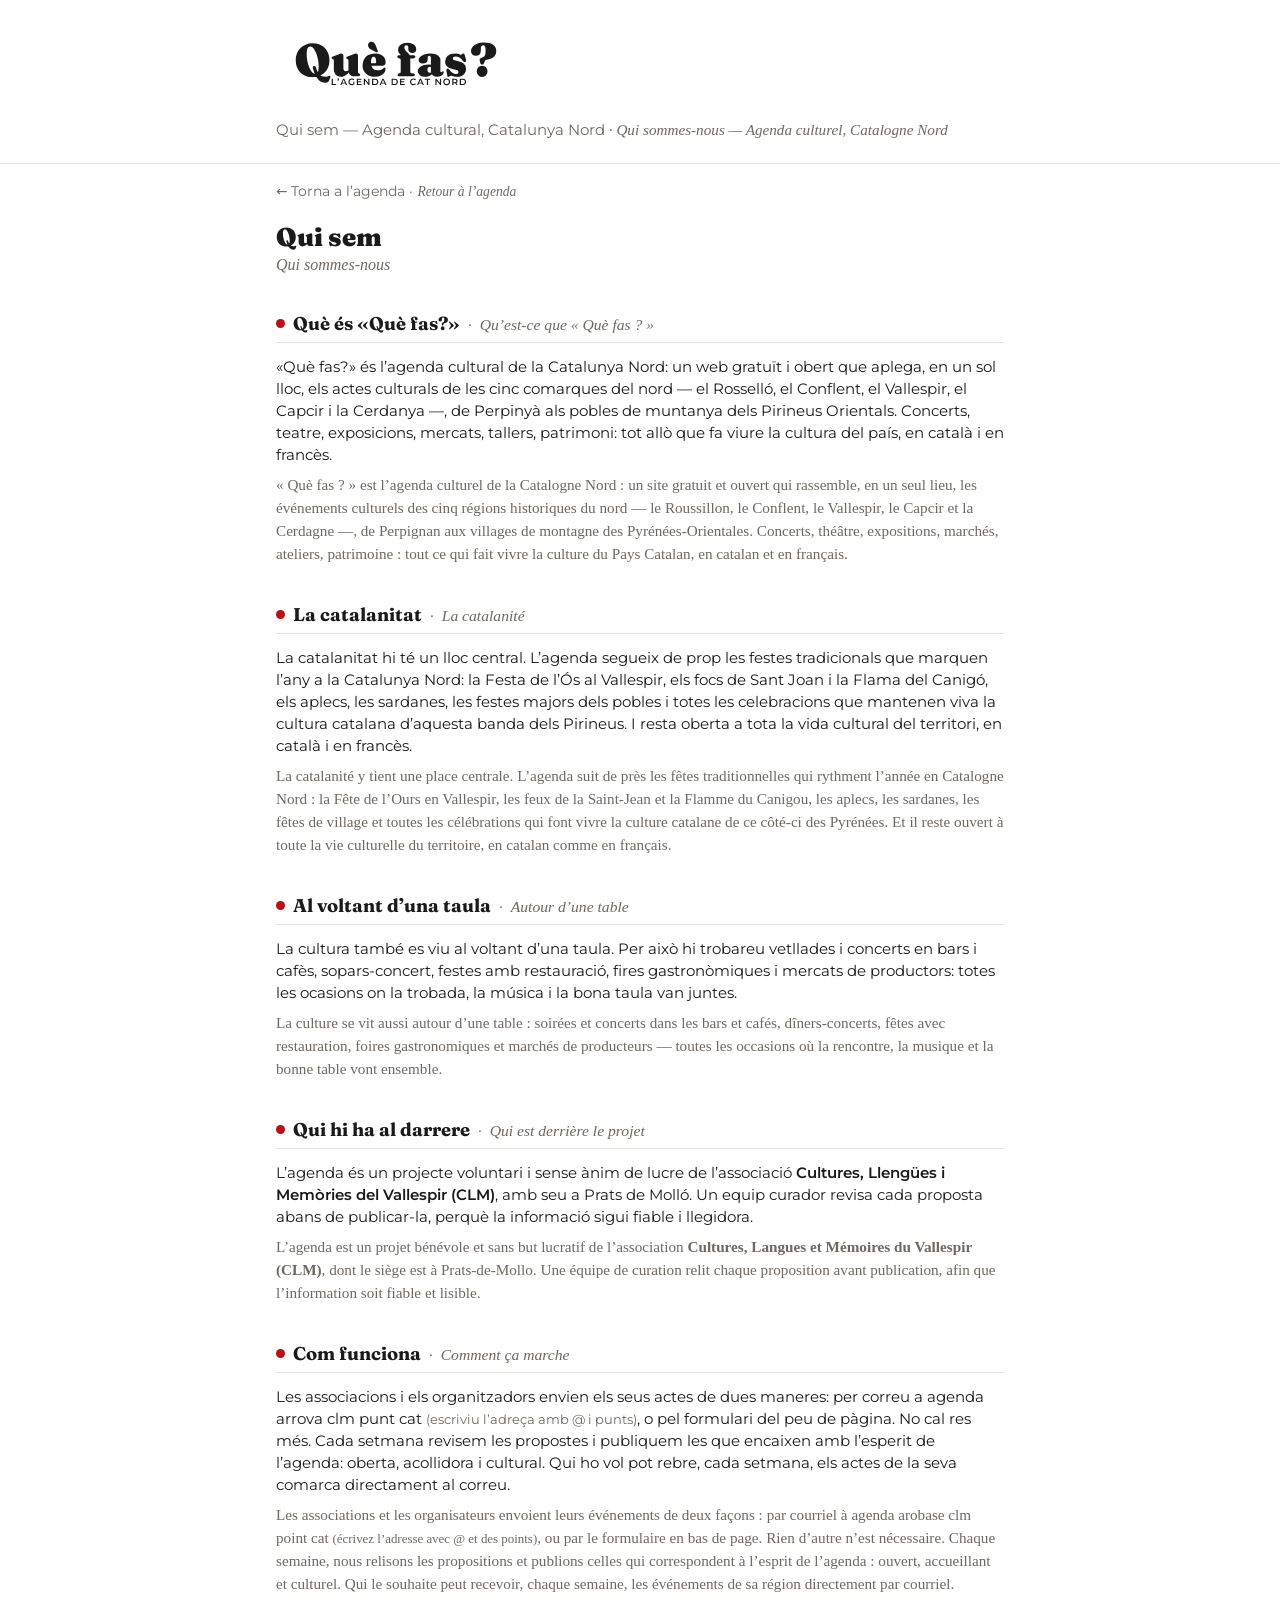
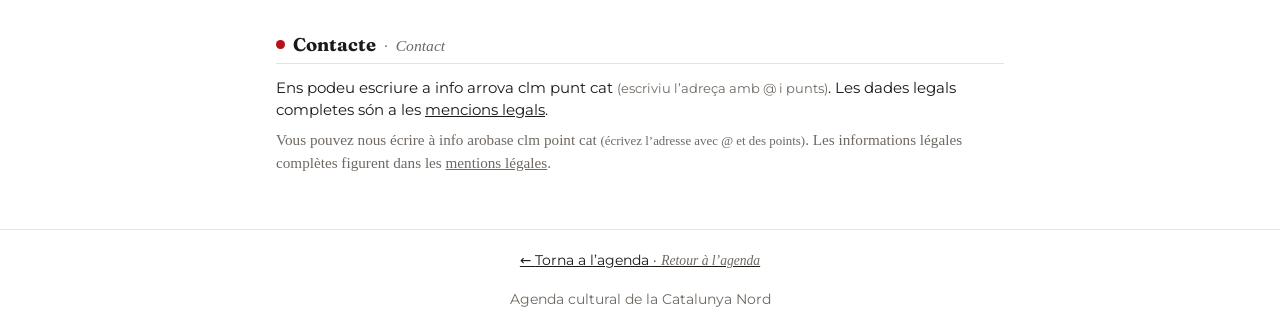
<file: qui-som.html>
<!DOCTYPE html>
<html lang="ca">
<head>
  <meta charset="UTF-8">
  <meta name="viewport" content="width=device-width, initial-scale=1.0">
  <title>Qui sem — Què fas? · Catalunya Nord</title>
  <meta name="description" content="L’agenda cultural de la Catalunya Nord: concerts, festes tradicionals, exposicions i tallers a les cinc comarques. · Sorties culturelles et fêtes catalanes dans les Pyrénées-Orientales.">

  <!-- Aplica el tema desat ABANS de pintar, per evitar el parpelleig. -->
  <script>
    (function () {
      var tema = 'clar';
      try {
        var desat = localStorage.getItem('tema');
        if (desat === 'fosc' || desat === 'clar') {
          tema = desat;
        } else if (window.matchMedia && window.matchMedia('(prefers-color-scheme: dark)').matches) {
          tema = 'fosc';
        }
      } catch (e) { /* sense localStorage: es queda en tema clar */ }
      document.documentElement.setAttribute('data-tema', tema);
    })();
  </script>

  <link rel="stylesheet" href="style.css">
</head>
<body>

  <!-- Capçalera compacta, com la de la pàgina legal (la «faixa» amb el
       logotip gran és només per a la portada). -->
  <header class="capcalera">
    <div class="contingut">
      <!-- El logotip enllaça de tornada a l'agenda. -->
      <p class="logo-enllac">
        <a href="index.html">
          <img class="logo-quefas logo-clar" src="img/logo/que-fas_clar.svg" alt="Què fas? — l’Agenda de Cat Nord">
          <img class="logo-quefas logo-fosc" src="img/logo/que-fas_fosc.svg" alt="Què fas? — l’Agenda de Cat Nord">
        </a>
      </p>
      <p class="subtitol subtitol-legal">
        <span class="t-ca">Qui sem — Agenda cultural, Catalunya Nord</span><span class="t-sep"> · </span><span class="t-fr" lang="fr">Qui sommes-nous — Agenda culturel, Catalogne Nord</span>
      </p>
    </div>
  </header>

  <!-- Reutilitza els estils de pàgina de prosa de style.css (.pagina-legal,
       .titol-legal, .titol-seccio, .legal-ca, .legal-fr): són estils
       genèrics de pàgina de text en dues llengües, no només «legals».
       Aquesta pàgina no duu selector de llengua: el text és curt i es
       mostra sempre en català i francès alhora. -->
  <main class="contingut pagina-legal">

    <p class="torna"><a href="index.html">← <span class="t-ca">Torna a l’agenda</span><span class="t-sep"> · </span><span class="t-fr" lang="fr">Retour à l’agenda</span></a></p>

    <h1 class="titol-legal">
      <span class="t-ca">Qui sem</span>
      <span class="t-fr" lang="fr">Qui sommes-nous</span>
    </h1>

    <!-- ================================================================
         1. QUÈ ÉS «QUÈ FAS?»
    ================================================================= -->
    <h2 class="titol-seccio"><span class="t-ca">Què és «Què fas?»</span><span class="fr t-sep" lang="fr"> · </span><span class="fr t-fr" lang="fr">Qu’est-ce que « Què fas ? »</span></h2>

    <p class="legal-ca">«Què fas?» és l’agenda cultural de la Catalunya Nord: un web gratuït i obert que aplega, en un sol lloc, els actes culturals de les cinc comarques del nord — el Rosselló, el Conflent, el Vallespir, el Capcir i la Cerdanya —, de Perpinyà als pobles de muntanya dels Pirineus Orientals. Concerts, teatre, exposicions, mercats, tallers, patrimoni: tot allò que fa viure la cultura del país, en català i en francès.</p>
    <p class="legal-fr" lang="fr">« Què fas ? » est l’agenda culturel de la Catalogne Nord : un site gratuit et ouvert qui rassemble, en un seul lieu, les événements culturels des cinq régions historiques du nord — le Roussillon, le Conflent, le Vallespir, le Capcir et la Cerdagne —, de Perpignan aux villages de montagne des Pyrénées-Orientales. Concerts, théâtre, expositions, marchés, ateliers, patrimoine : tout ce qui fait vivre la culture du Pays Catalan, en catalan et en français.</p>

    <!-- ================================================================
         2. LA CATALANITAT
    ================================================================= -->
    <h2 class="titol-seccio"><span class="t-ca">La catalanitat</span><span class="fr t-sep" lang="fr"> · </span><span class="fr t-fr" lang="fr">La catalanité</span></h2>

    <p class="legal-ca">La catalanitat hi té un lloc central. L’agenda segueix de prop les festes tradicionals que marquen l’any a la Catalunya Nord: la Festa de l’Ós al Vallespir, els focs de Sant Joan i la Flama del Canigó, els aplecs, les sardanes, les festes majors dels pobles i totes les celebracions que mantenen viva la cultura catalana d’aquesta banda dels Pirineus. I resta oberta a tota la vida cultural del territori, en català i en francès.</p>
    <p class="legal-fr" lang="fr">La catalanité y tient une place centrale. L’agenda suit de près les fêtes traditionnelles qui rythment l’année en Catalogne Nord : la Fête de l’Ours en Vallespir, les feux de la Saint-Jean et la Flamme du Canigou, les aplecs, les sardanes, les fêtes de village et toutes les célébrations qui font vivre la culture catalane de ce côté-ci des Pyrénées. Et il reste ouvert à toute la vie culturelle du territoire, en catalan comme en français.</p>

    <!-- ================================================================
         3. AL VOLTANT D'UNA TAULA
         Nota: parla d'actes en bars i amb restauració, no de restaurants.
         L'agenda no és un directori de restaurants; no prometre'n més.
    ================================================================= -->
    <h2 class="titol-seccio"><span class="t-ca">Al voltant d’una taula</span><span class="fr t-sep" lang="fr"> · </span><span class="fr t-fr" lang="fr">Autour d’une table</span></h2>

    <p class="legal-ca">La cultura també es viu al voltant d’una taula. Per això hi trobareu vetllades i concerts en bars i cafès, sopars-concert, festes amb restauració, fires gastronòmiques i mercats de productors: totes les ocasions on la trobada, la música i la bona taula van juntes.</p>
    <p class="legal-fr" lang="fr">La culture se vit aussi autour d’une table : soirées et concerts dans les bars et cafés, dîners-concerts, fêtes avec restauration, foires gastronomiques et marchés de producteurs — toutes les occasions où la rencontre, la musique et la bonne table vont ensemble.</p>

    <!-- ================================================================
         4. QUI HI HA AL DARRERE
    ================================================================= -->
    <h2 class="titol-seccio"><span class="t-ca">Qui hi ha al darrere</span><span class="fr t-sep" lang="fr"> · </span><span class="fr t-fr" lang="fr">Qui est derrière le projet</span></h2>

    <p class="legal-ca">L’agenda és un projecte voluntari i sense ànim de lucre de l’associació <strong>Cultures, Llengües i Memòries del Vallespir (CLM)</strong>, amb seu a Prats de Molló. Un equip curador revisa cada proposta abans de publicar-la, perquè la informació sigui fiable i llegidora.</p>
    <p class="legal-fr" lang="fr">L’agenda est un projet bénévole et sans but lucratif de l’association <strong>Cultures, Langues et Mémoires du Vallespir (CLM)</strong>, dont le siège est à Prats-de-Mollo. Une équipe de curation relit chaque proposition avant publication, afin que l’information soit fiable et lisible.</p>

    <!-- PENDENT DE CONFIRMAR (Miquel): paràgraf sobre la col·laboració amb
         la federació d'associacions nord-catalana per a la moderació dels
         continguts. Esborrany a validar (nom exacte de l'entitat inclòs):

    <p class="legal-ca">Aquesta feina de revisió es fa en col·laboració amb
    la [NOM EXACTE DE LA FEDERACIÓ], que ajuda a moderar els continguts de
    l'agenda.</p>
    <p class="legal-fr" lang="fr">Ce travail de relecture est mené en
    collaboration avec la [NOM EXACT DE LA FÉDÉRATION], qui aide à modérer
    les contenus de l'agenda.</p>
    -->

    <!-- ================================================================
         5. COM FUNCIONA
    ================================================================= -->
    <h2 class="titol-seccio"><span class="t-ca">Com funciona</span><span class="fr t-sep" lang="fr"> · </span><span class="fr t-fr" lang="fr">Comment ça marche</span></h2>

    <p class="legal-ca">Les associacions i els organitzadors envien els seus actes de dues maneres: per correu a agenda arrova clm punt cat <span class="pista-correu">(escriviu l’adreça amb @ i punts)</span>, o pel formulari del peu de pàgina. No cal res més. Cada setmana revisem les propostes i publiquem les que encaixen amb l’esperit de l’agenda: oberta, acollidora i cultural. Qui ho vol pot rebre, cada setmana, els actes de la seva comarca directament al correu.</p>
    <p class="legal-fr" lang="fr">Les associations et les organisateurs envoient leurs événements de deux façons : par courriel à agenda arobase clm point cat <span class="pista-correu">(écrivez l’adresse avec @ et des points)</span>, ou par le formulaire en bas de page. Rien d’autre n’est nécessaire. Chaque semaine, nous relisons les propositions et publions celles qui correspondent à l’esprit de l’agenda : ouvert, accueillant et culturel. Qui le souhaite peut recevoir, chaque semaine, les événements de sa région directement par courriel.</p>

    <!-- ================================================================
         6. CONTACTE
    ================================================================= -->
    <h2 class="titol-seccio"><span class="t-ca">Contacte</span><span class="fr t-sep" lang="fr"> · </span><span class="fr t-fr" lang="fr">Contact</span></h2>

    <p class="legal-ca">Ens podeu escriure a info arrova clm punt cat <span class="pista-correu">(escriviu l’adreça amb @ i punts)</span>. Les dades legals completes són a les <a href="mencions-legals.html">mencions legals</a>.</p>
    <p class="legal-fr" lang="fr">Vous pouvez nous écrire à info arobase clm point cat <span class="pista-correu">(écrivez l’adresse avec @ et des points)</span>. Les informations légales complètes figurent dans les <a href="mencions-legals.html">mentions légales</a>.</p>

  </main>

  <footer class="peu">
    <div class="contingut">
      <p class="convida">
        <a href="index.html">← <span class="t-ca">Torna a l’agenda</span><span class="t-sep"> · </span><span class="t-fr" lang="fr">Retour à l’agenda</span></a>
      </p>
      <p class="peu-firma">Agenda cultural de la Catalunya Nord</p>
    </div>
  </footer>

  <!-- Cloudflare Web Analytics: comptador de visites sense galetes (D-11) -->
  <script type="module" src="https://static.cloudflareinsights.com/beacon.min.js" data-cf-beacon='{"token": "8e422865715d4173bd097fdbaad24f58"}'></script>
</body>
</html>
</file>
<file: style.css>
/* ==========================================================================
   Agenda cultural — Catalunya Nord
   Disseny blanc i negre: el «sang i or» només com a accent (data/hora, punt
   del dia, banderola de categoria); els cartells aporten el color.
   Tipografies. Català: Fraunces (títols) + Montserrat (cos/UI).
   Francès: Georgia en cursiva (veu secundària).
   Mobile-first, sense frameworks. Tema clar i tema fosc.
   ========================================================================== */
/* --------------------------------------------------------------------
   Tipografies autoallotjades (woff2 dins de /fonts).
   Català: Fraunces (títols) + Montserrat (cos/UI). Francès: Georgia cursiva.
   Si els .woff2 no hi són, es mostren les alternatives sense trencar res.
-------------------------------------------------------------------- */
@font-face { font-family: 'Fraunces'; font-style: normal; font-weight: 700; font-display: swap; src: url('fonts/fraunces-700.woff2') format('woff2'); }
@font-face { font-family: 'Fraunces'; font-style: normal; font-weight: 900; font-display: swap; src: url('fonts/fraunces-900.woff2') format('woff2'); }
@font-face { font-family: 'Montserrat'; font-style: normal; font-weight: 400; font-display: swap; src: url('fonts/montserrat-400.woff2') format('woff2'); }
@font-face { font-family: 'Montserrat'; font-style: normal; font-weight: 600; font-display: swap; src: url('fonts/montserrat-600.woff2') format('woff2'); }

/* --------------------------------------------------------------------
   Colors. El «sang i or» és invariable i només surt com a accent.
   Els temes clar/fosc canvien l'entorn (blanc i negre dominants).
-------------------------------------------------------------------- */
:root {
  --vermell: #b5121b;
  --or: #fcdd09;

  /* Tema CLAR (per defecte). */
  --fons: #ffffff;
  --fons-targeta: #ffffff;
  --tinta: #1a1a1a;
  --tinta-suau: #6f6862;
  --vora: #e7e4df;
  --accent: var(--vermell);          /* data i hora, en clar */
  --banderola-fons: #1a1a1a;
  --banderola-text: #ffffff;
  --placeholder-fons: #f5eccf;       /* or molt suau darrere la icona */
  --placeholder-icona: #7a5f12;      /* or fosc, llegible sobre el groc suau */
  --capcalera-fons: #ffffff;
  --capcalera-text: #1a1a1a;

  --tipo-titol: 'Fraunces', Georgia, 'Times New Roman', serif;
  --tipo-ui: 'Montserrat', system-ui, 'Segoe UI', Arial, sans-serif;
  --tipo-serif: Georgia, 'Times New Roman', serif;
}

/* Tema FOSC — només canvia els colors d'entorn; la marca no es toca. */
[data-tema="fosc"] {
  --fons: #121110;
  --fons-targeta: #1b1917;
  --tinta: #f2efe9;
  --tinta-suau: #9b938c;
  --vora: #2c2825;
  --accent: var(--or);               /* data i hora, en fosc */
  --banderola-fons: #f2efe9;
  --banderola-text: #121110;
  --placeholder-fons: #241f16;
  --placeholder-icona: #c2a23a;
  --capcalera-fons: #121110;
  --capcalera-text: #f2efe9;
}

* { box-sizing: border-box; }

body {
  margin: 0;
  background: var(--fons);
  color: var(--tinta);
  font-family: var(--tipo-ui);
  line-height: 1.5;
  transition: background-color 0.2s ease, color 0.2s ease;
}

.contingut { max-width: 760px; margin: 0 auto; padding: 0 1rem; }

/* --------------------------------------------------------------------
   Capçalera — tinta sobre fons net (sense banda vermella ni senyera).
   Deixa lloc per a una futura secció hero i un logo per dissenyar.
-------------------------------------------------------------------- */
.capcalera {
  background: var(--capcalera-fons);
  color: var(--capcalera-text);
  padding: 1.4rem 0 1.3rem;
  border-bottom: 1px solid var(--vora);
  transition: background-color 0.2s ease, color 0.2s ease, border-color 0.2s ease;
}

.capcalera .contingut { position: relative; }

/* El logotip «Què fas?» fa de títol. Hi ha dues imatges, una per tema;
   la del tema inactiu s'amaga (per defecte es veu la clara). */
.capcalera h1 { margin: 0; }
.logo-quefas { display: block; width: min(220px, 56vw); height: auto; }
.logo-fosc { display: none; }
[data-tema="fosc"] .logo-clar { display: none; }
[data-tema="fosc"] .logo-fosc { display: block; }
/* Subtítol de capçalera: ja no s'usa a la portada (l'índex només duu el
   logotip), però la pàgina legal encara el fa servir (.subtitol-legal). */
.capcalera .subtitol {
  margin: 0.45rem 0 0;
  font-family: var(--tipo-serif);
  font-style: italic;
  font-size: 0.95rem;
  color: var(--tinta-suau);
}

/* Botó de canvi de tema, a la cantonada de la capçalera. */
.boto-tema {
  position: absolute;
  top: 0;
  right: 1rem;
  display: inline-flex;
  align-items: center;
  gap: 0.35rem;
  font-family: var(--tipo-ui);
  font-weight: 600;
  font-size: 0.75rem;
  padding: 0.3rem 0.65rem;
  border: 1px solid var(--vora);
  border-radius: 999px;
  background: transparent;
  color: var(--tinta-suau);
  cursor: pointer;
  line-height: 1;
}
.boto-tema:hover { background: var(--vora); color: var(--tinta); }
.boto-tema .icona-tema { display: inline-flex; flex: 0 0 auto; }
/* Les etiquetes van en columna: català a dalt, francès a sota. Així la
   píndola no reparteix el text en dues columnes en pantalla estreta. */
.boto-tema .text-tema {
  display: inline-flex;
  flex-direction: column;
  align-items: center;
  line-height: 1.25;
}
.boto-tema .tema-ca { font-family: var(--tipo-ui); font-weight: 600; }
.boto-tema .tema-fr { font-family: var(--tipo-serif); font-style: italic; font-weight: 400; font-size: 0.92em; opacity: 0.85; }

/* --------------------------------------------------------------------
   Capçalera de portada («faixa») — només l'usa index.html.
   El logotip, centrat i gran, fa d'imatge que encapçala el web; a sota,
   la fila d'utilitats («Qui sem» + botó de tema). La pàgina legal manté
   la capçalera compacta de sempre.
-------------------------------------------------------------------- */
.capcalera-portada { padding: 2.1rem 0 1.5rem; }
.capcalera-portada .contingut { text-align: center; }
.capcalera-portada .logo-quefas { width: min(430px, 94vw); margin: 0 auto; }

/* Fila d'utilitats sota el logotip. */
.fila-utilitats {
  display: flex;
  justify-content: center;
  align-items: center;
  gap: 0.5rem;
  margin-top: 1rem;
}

/* En mòbil i tauleta el botó de tema viu dins la fila (no flota).
   En pantalla ampla torna a la cantonada (vegeu el @media de 900px). */
.capcalera-portada .boto-tema { position: static; }

/* Botó «Qui sem»: píndola amb contorn de tinta i punt d'accent davant,
   una mica més present que el botó de tema (és contingut, no utilitat). */
.boto-quisom {
  display: inline-flex;
  flex-direction: column;
  align-items: center;
  text-align: center;
  white-space: nowrap;
  font-family: var(--tipo-ui);
  font-weight: 600;
  font-size: 0.75rem;
  line-height: 1.25;
  padding: 0.34rem 0.95rem 0.4rem;
  border: 1.5px solid var(--tinta);
  border-radius: 999px;
  background: transparent;
  color: var(--tinta);
  text-decoration: none;
}
/* El punt d'accent va davant del català (dins la línia), no davant de tot
   el botó: si fos un element flex de la columna, quedaria a sobre del text. */
.boto-quisom .quisom-ca::before {
  content: "";
  display: inline-block;
  width: 0.42rem;
  height: 0.42rem;
  border-radius: 50%;
  background: var(--accent);
  margin-right: 0.4rem;
  vertical-align: 0.1em;
}
.boto-quisom .quisom-fr { font-family: var(--tipo-serif); font-style: italic; font-weight: 400; font-size: 0.92em; opacity: 0.85; }
.boto-quisom:hover { background: var(--tinta); color: var(--fons); }
.boto-quisom:focus-visible { outline: 2px solid var(--accent); outline-offset: 2px; }

/* --------------------------------------------------------------------
   Seccio hero - convida a subscriure's a l'agenda (public general).
   Blanc i negre, com la resta: fons net i una vora fina a sota.
-------------------------------------------------------------------- */
.hero {
  background: var(--fons);
  border-bottom: 1px solid var(--vora);
  padding: 1.5rem 0 1.6rem;
  transition: background-color 0.2s ease, border-color 0.2s ease;
}
/* En pantalla estreta tot va centrat (text i botó); a partir de 600px
   el text torna a l'esquerra i el botó se'n va a la dreta. */
.hero .contingut { display: flex; flex-direction: column; align-items: center; gap: 0.9rem; }

.hero-text { margin: 0; max-width: 46ch; text-align: center; }
.hero-text .hero-ca { display: block; font-family: var(--tipo-ui); font-weight: 600; font-size: 1.05rem; line-height: 1.35; color: var(--tinta); }
.hero-text .hero-fr { display: block; margin-top: 0.25rem; font-family: var(--tipo-serif); font-style: italic; font-size: 0.95rem; color: var(--tinta-suau); }

/* Etiquetes bilingues dins dels botons d'accio (catala a dalt, frances a sota).
   El català va en Fraunces amb un punt d'accent davant (vermell en clar,
   or en fosc), com el punt de les capçaleres de dia. */
.boto-ca { font-family: var(--tipo-titol); font-weight: 700; font-size: 1.02rem; }
.boto-ca::before {
  content: "";
  display: inline-block;
  width: 0.42rem;
  height: 0.42rem;
  border-radius: 50%;
  background: var(--accent);
  margin-right: 0.5rem;
  vertical-align: 0.12em;
}
.boto-fr { font-family: var(--tipo-serif); font-weight: 400; font-style: italic; font-size: 0.78rem; opacity: 0.85; }

/* Boto principal de subscripcio: ple, en tinta, rectangle arrodonit
   (10px, com les targetes) per distingir-lo de les píndoles de filtre.
   white-space: nowrap garanteix que cada llengua ocupa una sola línia. */
.boto-hero {
  display: inline-flex;
  flex-direction: column;
  align-items: center;
  text-align: center;
  text-decoration: none;
  white-space: nowrap;
  line-height: 1.3;
  padding: 0.65rem 1.7rem 0.75rem;
  border: 1.5px solid var(--tinta);
  border-radius: 10px;
  background: var(--tinta);
  color: var(--fons);
  cursor: pointer;
  transition: background-color 0.2s ease, color 0.2s ease;
}
.boto-hero:hover { background: transparent; color: var(--tinta); }

/* Anell d'accent quan s'hi arriba amb el teclat (accessibilitat). */
.boto-hero:focus-visible,
.boto-peu:focus-visible {
  outline: 2px solid var(--accent);
  outline-offset: 2px;
}

/* --------------------------------------------------------------------
   Barra de filtres (enganxada a dalt). Botons en blanc i negre.
-------------------------------------------------------------------- */
.filtres {
  background: var(--fons);
  border-bottom: 1px solid var(--vora);
  padding: 0.75rem 0;
  position: sticky;
  top: 0;
  z-index: 10;
  transition: background-color 0.2s ease, border-color 0.2s ease;
}

.filtres-interior { display: flex; flex-wrap: wrap; gap: 0.5rem; align-items: center; }
.filtre-comarques { display: flex; flex-wrap: wrap; gap: 0.4rem; }

.boto-comarca {
  font-family: var(--tipo-ui);
  font-weight: 600;
  font-size: 0.85rem;
  padding: 0.3rem 0.75rem;
  border: 1.5px solid var(--tinta);
  border-radius: 999px;
  background: transparent;
  color: var(--tinta);
  cursor: pointer;
}
.boto-comarca:hover { background: var(--vora); }
.boto-comarca.actiu { background: var(--tinta); color: var(--fons); border-color: var(--tinta); }

/* En pantalla estreta el selector ocupa la seva pròpia línia, arrenca a
   l'esquerra i no arriba fins a la vora dreta de la pantalla (era incòmode
   de prémer). A partir de 600px pren l'amplada que li cal, sempre a l'esquerra. */
.filtre-categoria { margin-left: 0; flex: 1 1 100%; max-width: 20rem; min-width: 0; }

#selector-categoria {
  font-family: var(--tipo-ui);
  font-size: 0.8rem;
  width: 100%;
  padding: 0.35rem 0.5rem;
  border: 1.5px solid var(--vora);
  border-radius: 6px;
  background: var(--fons-targeta);
  color: var(--tinta);
  max-width: 100%;
  text-overflow: ellipsis;
}

/* Filtre per dates: dos camps natius de data i un botó per esborrar-los.
   El calendari desplegable és el del navegador (cap giny propi);
   color-scheme li fa seguir el tema clar o fosc. */
.filtre-dates { display: flex; align-items: center; flex-wrap: wrap; gap: 0.35rem; }

.etiqueta-data { font-family: var(--tipo-ui); font-weight: 600; font-size: 0.78rem; color: var(--tinta-suau); }
.etiqueta-data .etiqueta-fr { font-family: var(--tipo-serif); font-style: italic; font-weight: normal; }

/* En pantalla estreta les etiquetes franceses («· Du», «· au») s'amaguen
   perquè «Del [data] al [data]» càpiga en una sola línia. La barra de
   filtres és enganxada a dalt: cada línia que estalvia és espai per als
   actes. A partir de 600px tornen a sortir (vegeu el @media de 600px). */
.etiqueta-data .etiqueta-fr { display: none; }

.camp-data {
  font-family: var(--tipo-ui);
  font-size: 0.78rem;
  padding: 0.28rem 0.35rem;
  border: 1.5px solid var(--vora);
  border-radius: 6px;
  background: var(--fons-targeta);
  color: var(--tinta);
  color-scheme: light;
  max-width: 100%;
}
[data-tema="fosc"] .camp-data { color-scheme: dark; }

.boto-esborra-dates {
  font-family: var(--tipo-ui);
  font-weight: 600;
  font-size: 0.78rem;
  padding: 0.25rem 0.7rem;
  border: 1px solid var(--vora);
  border-radius: 999px;
  background: transparent;
  color: var(--tinta-suau);
  cursor: pointer;
}
.boto-esborra-dates:hover { background: var(--vora); color: var(--tinta); }

.camp-data:focus-visible,
.boto-esborra-dates:focus-visible { outline: 2px solid var(--accent); outline-offset: 2px; }

main { padding-top: 1rem; padding-bottom: 2rem; min-height: 50vh; }

/* --------------------------------------------------------------------
   Capçalera de dia: "21 Juny, Dimarts · 21 Juin, Mardi".
   Text en tinta; l'únic color és el punt d'accent (vermell en clar,
   or en fosc), com el punt dels botons d'acció.
-------------------------------------------------------------------- */
.titol-dia {
  display: flex;
  align-items: baseline;
  flex-wrap: wrap;
  gap: 0.5rem;
  font-family: var(--tipo-titol);
  font-weight: 700;
  font-size: 1.05rem;
  color: var(--tinta);
  margin: 1.85rem 0 0.7rem;
  padding-bottom: 0.3rem;
  border-bottom: 1px solid var(--vora);
}
.titol-dia::before {
  content: "";
  flex: 0 0 auto;
  width: 0.55rem;
  height: 0.55rem;
  border-radius: 50%;
  background: var(--accent);
  align-self: center;
}
.titol-dia .dia-fr {
  font-family: var(--tipo-serif);
  color: var(--tinta-suau);
  font-style: italic;
  font-weight: normal;
  font-size: 0.9em;
}

/* --------------------------------------------------------------------
   Franja de llarga durada: els actes de més de 5 dies (exposicions)
   surten de la llista cronològica i es recullen aquí, al peu. Es
   distingeix de la llista amb el mateix marge que separa un dia del
   següent — el bloc invers de la capçalera ja és prou separació.
-------------------------------------------------------------------- */
.franja-llarga {
  margin-top: 1.85rem;
}

/* Capçalera de la franja: bloc de colors invertits a tota l'amplada de la
   finestra (fons/tinta bescanviats), amb el text alineat a l'amplada del
   contingut. El bloc ell mateix és la separació visual de la secció. */
.franja-capcalera-inversa {
  background: var(--tinta);
  box-shadow: 0 0 0 100vmax var(--tinta);
  clip-path: inset(0 -100vmax);
  padding: 1.75rem 0 1.6rem;
}
.franja-capcalera-inversa .titol-dia {
  color: var(--fons);
  border-bottom: none;
  margin-top: 0;
}
.franja-capcalera-inversa .titol-dia::before { background: var(--fons); }
.franja-capcalera-inversa .titol-dia .dia-fr { color: var(--fons); opacity: 0.75; }

/* La capçalera de la franja reutilitza .titol-dia (mateixa tipografia,
   mateix punt d'accent), però es llegeix com un títol de secció: mida
   clarament superior i més aire a sobre. */
.titol-franja {
  font-size: 1.55rem;
}

/* Subtítol de la franja: una línia petita sota el títol de secció, dins
   del mateix bloc invertit. */
.subtitol-franja {
  margin: 0;
  font-family: var(--tipo-ui);
  font-size: 0.85rem;
  color: var(--fons);
  opacity: 0.75;
}
.subtitol-franja .dia-fr {
  font-family: var(--tipo-serif);
  font-style: italic;
  font-size: 0.95em;
}

/* --------------------------------------------------------------------
   Targeta: cartell a l'esquerra (amb banderola de categoria), cos a la dreta.
-------------------------------------------------------------------- */
.esdeveniment {
  display: flex;
  align-items: flex-start;
  gap: 0;
  background: var(--fons-targeta);
  border: 1px solid var(--vora);
  border-radius: 10px;
  margin-bottom: 0.85rem;
  transition: background-color 0.2s ease, border-color 0.2s ease;
}

/* Cartell (o substitut) — quadrat lleugerament tombat, a l'esquerra. */
.imatge-esdeveniment {
  position: relative;
  flex: 0 0 auto;
  width: 100px;
  height: 100px;
  margin: 0.85rem;
  border-radius: 8px;
  overflow: hidden;
  background: var(--placeholder-fons);
  box-shadow: 0 2px 7px rgba(0, 0, 0, 0.18);
  transition: transform 0.25s ease;
}
.imatge-esdeveniment img { width: 100%; height: 100%; object-fit: cover; display: block; }
.imatge-esdeveniment.sense-imatge { display: flex; align-items: center; justify-content: center; }

/* La miniatura del cartell és un botó (obre el visor): el desvestim perquè
   segueixi semblant només una imatge. */
.obre-cartell {
  display: block;
  width: 100%;
  height: 100%;
  padding: 0;
  border: 0;
  background: none;
  cursor: zoom-in;
}
.obre-cartell:focus-visible { outline: 2px solid var(--accent); outline-offset: 2px; }

/* El cartell reposa tombat i s'adreça quan hi passem el ratolí. */
.gir-esquerra .imatge-esdeveniment { transform: rotate(-3deg); }
.gir-dreta .imatge-esdeveniment { transform: rotate(3deg); }
.gir-esquerra .imatge-esdeveniment:hover,
.gir-dreta .imatge-esdeveniment:hover { transform: rotate(0deg); }

@media (prefers-reduced-motion: reduce) {
  .imatge-esdeveniment { transition: none; }
  .gir-esquerra .imatge-esdeveniment,
  .gir-dreta .imatge-esdeveniment { transform: none; }
}

/* Banderola negra amb el nom de la categoria, a dalt del cartell. */
.banderola-categoria {
  position: absolute;
  top: 0;
  left: 0;
  z-index: 2;
  font-family: var(--tipo-ui);
  font-weight: 600;
  font-size: 0.6rem;
  letter-spacing: 0.06em;
  text-transform: uppercase;
  color: var(--banderola-text);
  background: var(--banderola-fons);
  padding: 0.14rem 0.85rem 0.14rem 0.45rem;
  clip-path: polygon(0 0, 100% 0, calc(100% - 0.5rem) 100%, 0 100%);
  /* Seu damunt del botó del cartell: els clics han de passar-hi a través. */
  pointer-events: none;
}

/* Icona de la categoria, quan no hi ha cartell. */
.icona-categoria { display: inline-flex; color: var(--placeholder-icona); }
.icona-categoria svg { width: 44px; height: 44px; }

/* Cos de la targeta. */
.cos-esdeveniment { flex: 1; min-width: 0; padding: 0.85rem 0.95rem 0.85rem 0; }

.titol-esdeveniment {
  margin: 0 0 0.3rem;
  font-family: var(--tipo-titol);
  font-weight: 700;
  font-size: 1.05rem;
  line-height: 1.25;
  color: var(--tinta);
}
.titol-esdeveniment a { color: inherit; text-decoration: underline; }

/* Comarca: etiqueta de text discreta (ja no és una píndola clicable). */
.comarca {
  margin: 0 0 0.35rem;
  font-family: var(--tipo-ui);
  font-weight: 600;
  font-size: 0.7rem;
  letter-spacing: 0.07em;
  text-transform: uppercase;
  color: var(--tinta-suau);
}

.meta { font-family: var(--tipo-ui); font-size: 0.85rem; color: var(--tinta-suau); margin: 0 0 0.4rem; }
.meta .quan { color: var(--accent); font-weight: 600; }   /* data i hora: l'accent «sang i or» */
.meta .icona-pin { display: inline-flex; vertical-align: -2px; margin-right: 2px; }
.meta .icona-pin svg { display: block; }

/* Contingut que es desplega amb "Veure més". */
.detalls { display: none; margin-top: 0.5rem; }
.cos-esdeveniment.obert .detalls { display: block; }

.descripcio-ca { font-family: var(--tipo-ui); margin: 0 0 0.3rem; font-size: 0.92rem; }
.descripcio-fr { font-family: var(--tipo-serif); margin: 0 0 0.3rem; color: var(--tinta-suau); font-style: italic; font-size: 0.95rem; }
.associacio { font-family: var(--tipo-ui); font-size: 0.8rem; color: var(--tinta-suau); margin: 0.2rem 0 0; }

.boto-mes {
  margin-top: 0.45rem;
  font-family: var(--tipo-ui);
  font-weight: 600;
  font-size: 0.78rem;
  padding: 0.25rem 0.7rem;
  border: 1px solid var(--vora);
  border-radius: 999px;
  background: transparent;
  color: var(--tinta-suau);
  cursor: pointer;
}
.boto-mes:hover { background: var(--vora); color: var(--tinta); }

.missatge-estat { font-family: var(--tipo-serif); text-align: center; color: var(--tinta-suau); padding: 3rem 1rem; font-style: italic; }

/* --------------------------------------------------------------------
   Peu — net, en blanc i negre.
-------------------------------------------------------------------- */
.peu {
  background: var(--fons);
  border-top: 1px solid var(--vora);
  color: var(--tinta-suau);
  font-family: var(--tipo-ui);
  font-size: 0.85rem;
  padding: 1.25rem 0;
  text-align: center;
  transition: background-color 0.2s ease, border-color 0.2s ease;
}

/* Convida (al peu) a proposar un acte - adrecat a organitzadors. */
.convida { margin: 0 0 0.85rem; }
.convida-ca { display: block; font-family: var(--tipo-ui); font-weight: 600; color: var(--tinta); }
.convida-fr { display: block; margin-top: 0.2rem; font-family: var(--tipo-serif); font-style: italic; color: var(--tinta-suau); font-size: 0.92em; }

/* Boto secundari del peu: contorn, s'omple en passar-hi per sobre.
   Mateix rectangle arrodonit que el boto principal. */
.boto-peu {
  display: inline-flex;
  flex-direction: column;
  align-items: center;
  text-decoration: none;
  line-height: 1.25;
  padding: 0.5rem 1.35rem 0.6rem;
  border: 1.5px solid var(--tinta);
  border-radius: 10px;
  background: transparent;
  color: var(--tinta);
  cursor: pointer;
  transition: background-color 0.2s ease, color 0.2s ease;
}
.boto-peu:hover { background: var(--tinta); color: var(--fons); }

/* L'altra via de tramesa: l'adreça de correu, sota el botó del formulari. */
.peu-correu { margin: 0.85rem 0 0; font-size: 0.82rem; }
.peu-correu-ca { display: block; color: var(--tinta); }
.peu-correu-fr { display: block; margin-top: 0.15rem; font-family: var(--tipo-serif); font-style: italic; color: var(--tinta-suau); font-size: 0.95em; }

.peu-firma { margin: 1.1rem 0 0; color: var(--tinta-suau); }

/* Línia legal curta del peu + enllaç a les mencions legals. */
.peu-legal { margin: 1rem 0 0; font-size: 0.78rem; color: var(--tinta-suau); }
.peu-legal-ca { display: block; }
.peu-legal-fr { display: block; margin-top: 0.15rem; font-family: var(--tipo-serif); font-style: italic; font-size: 0.95em; }
.enllac-legal { display: inline-block; margin-top: 0.45rem; color: var(--tinta-suau); text-decoration: underline; }
.enllac-legal:hover { color: var(--tinta); }

.visualment-amagat {
  position: absolute;
  width: 1px;
  height: 1px;
  overflow: hidden;
  clip: rect(0 0 0 0);
  white-space: nowrap;
}

/* --------------------------------------------------------------------
   Pàgina legal (mencions-legals.html): prosa llarga en dues llengües.
   Català primer, en Montserrat; el francès en Georgia rodona (no cursiva:
   la cursiva contínua cansa en textos llargs; la serifa ja marca la veu
   francesa) i en color suau. Capçaleres com les capçaleres de dia.
-------------------------------------------------------------------- */
.pagina-legal { padding-top: 1.1rem; padding-bottom: 2.5rem; }

.pagina-legal .torna { margin: 0 0 1.3rem; font-size: 0.85rem; }
.pagina-legal .torna a { color: var(--tinta-suau); text-decoration: none; }
.pagina-legal .torna a:hover { color: var(--tinta); text-decoration: underline; }
.pagina-legal .torna span[lang="fr"] { font-family: var(--tipo-serif); font-style: italic; }

/* A la pàgina legal el logotip de la capçalera és un enllaç de tornada. */
.logo-enllac { margin: 0; }
.logo-enllac a { display: inline-block; }

.titol-legal { font-family: var(--tipo-titol); font-weight: 900; font-size: 1.6rem; line-height: 1.15; margin: 0 0 1rem; color: var(--tinta); }
.titol-legal .t-ca { display: block; }
.titol-legal .t-fr { display: block; margin-top: 0.2rem; font-family: var(--tipo-serif); font-style: italic; font-weight: 400; font-size: 1rem; color: var(--tinta-suau); }

/* El subtítol de la capçalera legal té les dues llengües: el català hi va
   en Montserrat rodona (la Georgia cursiva és la veu francesa). */
.subtitol-legal .t-ca { font-family: var(--tipo-ui); font-style: normal; }

/* Nota «la versió francesa fa fe». */
.nota-fe { margin: 0 0 1.4rem; padding: 0.6rem 0.85rem; border-left: 3px solid var(--accent); background: var(--fons-targeta); border-radius: 0 8px 8px 0; font-size: 0.85rem; }
.legal-ca-inline { display: block; font-family: var(--tipo-ui); color: var(--tinta); }
.legal-fr-inline { display: block; margin-top: 0.15rem; font-family: var(--tipo-serif); font-style: italic; color: var(--tinta-suau); }

/* Sumari d'ancoratges. */
.sumari { display: flex; flex-wrap: wrap; gap: 0.4rem; margin: 0 0 0.5rem; }
.sumari a {
  font-family: var(--tipo-ui);
  font-weight: 600;
  font-size: 0.8rem;
  padding: 0.3rem 0.75rem;
  border: 1px solid var(--vora);
  border-radius: 999px;
  color: var(--tinta-suau);
  text-decoration: none;
}
.sumari a:hover { background: var(--vora); color: var(--tinta); }
.sumari span[lang="fr"] { font-family: var(--tipo-serif); font-style: italic; font-weight: normal; }

/* Capçalera de secció: mateix llenguatge que la capçalera de dia. */
.titol-seccio {
  display: flex;
  align-items: baseline;
  flex-wrap: wrap;
  gap: 0.5rem;
  font-family: var(--tipo-titol);
  font-weight: 700;
  font-size: 1.15rem;
  color: var(--tinta);
  margin: 2.2rem 0 0.8rem;
  padding-bottom: 0.3rem;
  border-bottom: 1px solid var(--vora);
  scroll-margin-top: 1rem;
}
.titol-seccio::before {
  content: "";
  flex: 0 0 auto;
  width: 0.55rem;
  height: 0.55rem;
  border-radius: 50%;
  background: var(--accent);
  align-self: center;
}
.titol-seccio .fr { font-family: var(--tipo-serif); color: var(--tinta-suau); font-style: italic; font-weight: normal; font-size: 0.85em; }

.pagina-legal h3 { font-family: var(--tipo-ui); font-weight: 600; font-size: 0.95rem; margin: 1.4rem 0 0.4rem; color: var(--tinta); }
.pagina-legal h3 .fr { font-family: var(--tipo-serif); color: var(--tinta-suau); font-style: italic; font-weight: normal; font-size: 0.92em; }

/* Els dos registres de text: català (primari) i francès (secundari). */
.legal-ca { font-family: var(--tipo-ui); font-size: 0.92rem; color: var(--tinta); margin: 0 0 0.5rem; }
.legal-fr { font-family: var(--tipo-serif); font-size: 0.95rem; color: var(--tinta-suau); margin: 0 0 0.9rem; }
.legal-ca a, .legal-fr a { color: inherit; }
.legal-avis strong { color: var(--tinta); }

/* Taules legals: filets fins amb els colors del tema. */
.taula-scroll { overflow-x: auto; margin: 0.4rem 0 0.9rem; }
.taula-legal { width: 100%; border-collapse: collapse; font-size: 0.82rem; font-family: var(--tipo-ui); }
.taula-legal th, .taula-legal td { border: 1px solid var(--vora); padding: 0.45rem 0.55rem; text-align: left; vertical-align: top; }
.taula-legal th { font-weight: 600; background: var(--fons-targeta); }
.taula-legal .fr { font-family: var(--tipo-serif); font-style: italic; color: var(--tinta-suau); font-weight: normal; }

/* El peu de la pàgina legal reutilitza .peu; l'enllaç de tornada hi és discret. */
.peu .convida a { color: var(--tinta); text-decoration: underline; }
.peu .convida a span[lang="fr"] { font-family: var(--tipo-serif); font-style: italic; color: var(--tinta-suau); }

/* Pista per llegir l'adreça ofuscada (protecció contra robots de correu brossa). */
.pista-correu { font-size: 0.85em; color: var(--tinta-suau); }

/* --------------------------------------------------------------------
   Selector de llengua de la pàgina legal (Català / Français).
   Mateixa forma de píndola que els filtres de comarca.
-------------------------------------------------------------------- */
.selector-llengua { position: absolute; top: 0; right: 1rem; display: inline-flex; gap: 0.35rem; }

.boto-llengua {
  font-family: var(--tipo-ui);
  font-weight: 600;
  font-size: 0.75rem;
  padding: 0.3rem 0.7rem;
  border: 1.5px solid var(--tinta);
  border-radius: 999px;
  background: transparent;
  color: var(--tinta);
  cursor: pointer;
  line-height: 1;
}
.boto-llengua:hover { background: var(--vora); }
.boto-llengua.actiu { background: var(--tinta); color: var(--fons); }
.boto-llengua:focus-visible { outline: 2px solid var(--accent); outline-offset: 2px; }

/* --------------------------------------------------------------------
   Mode d'una sola llengua (l'atribut data-llengua el posa el JS de la
   pàgina legal; sense JavaScript no hi és i es veuen les dues llengües).
   .t-ca = text català · .t-fr = text francès · .t-sep = separador «·».
-------------------------------------------------------------------- */
[data-llengua="ca"] .t-fr,
[data-llengua="ca"] .t-sep,
[data-llengua="ca"] .legal-fr { display: none; }

[data-llengua="fr"] .t-ca,
[data-llengua="fr"] .t-sep,
[data-llengua="fr"] .legal-ca { display: none; }

/* Quan el francès és l'única llengua visible passa a veu primària:
   tinta plena i lletra rodona (la serifa ja el marca com a francès). */
[data-llengua="fr"] .legal-fr { color: var(--tinta); }
[data-llengua="fr"] .titol-legal .t-fr { margin-top: 0; font-style: normal; font-weight: 700; font-size: 1em; color: var(--tinta); }
[data-llengua="fr"] .titol-seccio .t-fr { font-style: normal; font-weight: 700; font-size: 1em; color: var(--tinta); }
[data-llengua="fr"] .pagina-legal h3 .t-fr { font-style: normal; font-weight: 600; font-size: 1em; color: var(--tinta); }
[data-llengua="fr"] .taula-legal .t-fr { font-style: normal; color: inherit; }
[data-llengua="fr"] .sumari .t-fr { font-style: normal; font-weight: 600; }
[data-llengua="fr"] .nota-fe .legal-fr-inline { font-style: normal; color: var(--tinta); }
[data-llengua="fr"] .subtitol-legal .t-fr { font-style: normal; }
[data-llengua="fr"] .torna .t-fr,
[data-llengua="fr"] .peu .convida .t-fr { font-style: normal; color: inherit; }

@media (min-width: 600px) {
  .logo-quefas { width: 240px; }
  .capcalera-portada { padding: 2.6rem 0 1.8rem; }
  .capcalera-portada .logo-quefas { width: 400px; }
  .imatge-esdeveniment { width: 120px; height: 120px; }
  .icona-categoria svg { width: 50px; height: 50px; }
  .hero .contingut { flex-direction: row; align-items: center; justify-content: space-between; }
  .hero-text { margin-right: 1.5rem; text-align: left; }

  /* El selector de categoria queda alineat a l'esquerra, sota les píndoles
     de comarca i sobre les dates: els tres filtres arrenquen del mateix
     marge. Aquí pren l'amplada que li cal (hi ha lloc de sobres). */
  .filtre-categoria { flex: 0 0 auto; max-width: none; }
  #selector-categoria { width: auto; font-size: 0.85rem; }

  /* Les dates recuperen les etiquetes franceses i la mida de sempre. */
  .etiqueta-data { font-size: 0.8rem; }
  .etiqueta-data .etiqueta-fr { display: inline; }
  .camp-data { font-size: 0.85rem; padding: 0.3rem 0.45rem; }
}

/* En pantalla ampla (ordinador), el botó de tema torna a la cantonada de
   dalt a la dreta; la fila queda només amb «Qui sem», centrat sota el
   logotip. En mòbil i tauleta tots dos resten dins la fila. */
@media (min-width: 900px) {
  .capcalera-portada .boto-tema {
    position: absolute;
    top: 0;
    right: 1rem;
  }
}

/* --------------------------------------------------------------------
   Visor de cartells. Capa negra a pantalla completa amb el cartell
   sencer, sense retallar. És el mateix en tots dos temes: el fons negre
   deixa que el cartell posi el color, com a la resta del disseny.
-------------------------------------------------------------------- */
.visor {
  position: fixed;
  top: 0;
  left: 0;
  right: 0;
  bottom: 0;
  z-index: 100;
  display: flex;
  flex-direction: column;
  align-items: center;
  justify-content: center;
  gap: 0.8rem;
  padding: 3.2rem 1rem 1.5rem;
  background: rgba(0, 0, 0, 0.92);
}
/* Cal repetir-ho: el display:flex de dalt anul·laria l'atribut hidden. */
.visor[hidden] { display: none; }

.visor-imatge {
  max-width: 100%;
  max-height: 78vh;
  object-fit: contain;
  border-radius: 4px;
  box-shadow: 0 8px 30px rgba(0, 0, 0, 0.5);
}

.visor-titol {
  margin: 0;
  max-width: 34rem;
  text-align: center;
  font-family: var(--tipo-titol);
  font-weight: 700;
  font-size: 0.95rem;
  line-height: 1.3;
  color: #f2efe9;
}

.visor-tanca {
  position: absolute;
  top: 0.7rem;
  right: 0.8rem;
  width: 2.6rem;
  height: 2.6rem;
  border-radius: 50%;
  border: 1px solid rgba(242, 239, 233, 0.4);
  background: rgba(0, 0, 0, 0.55);
  color: #f2efe9;
  font-size: 1.6rem;
  line-height: 1;
  cursor: pointer;
}
.visor-tanca:focus-visible { outline: 2px solid var(--or); outline-offset: 2px; }

/* Amb el visor obert, la pàgina de sota no ha de moure's. */
body.visor-obert { overflow: hidden; }
</file>
